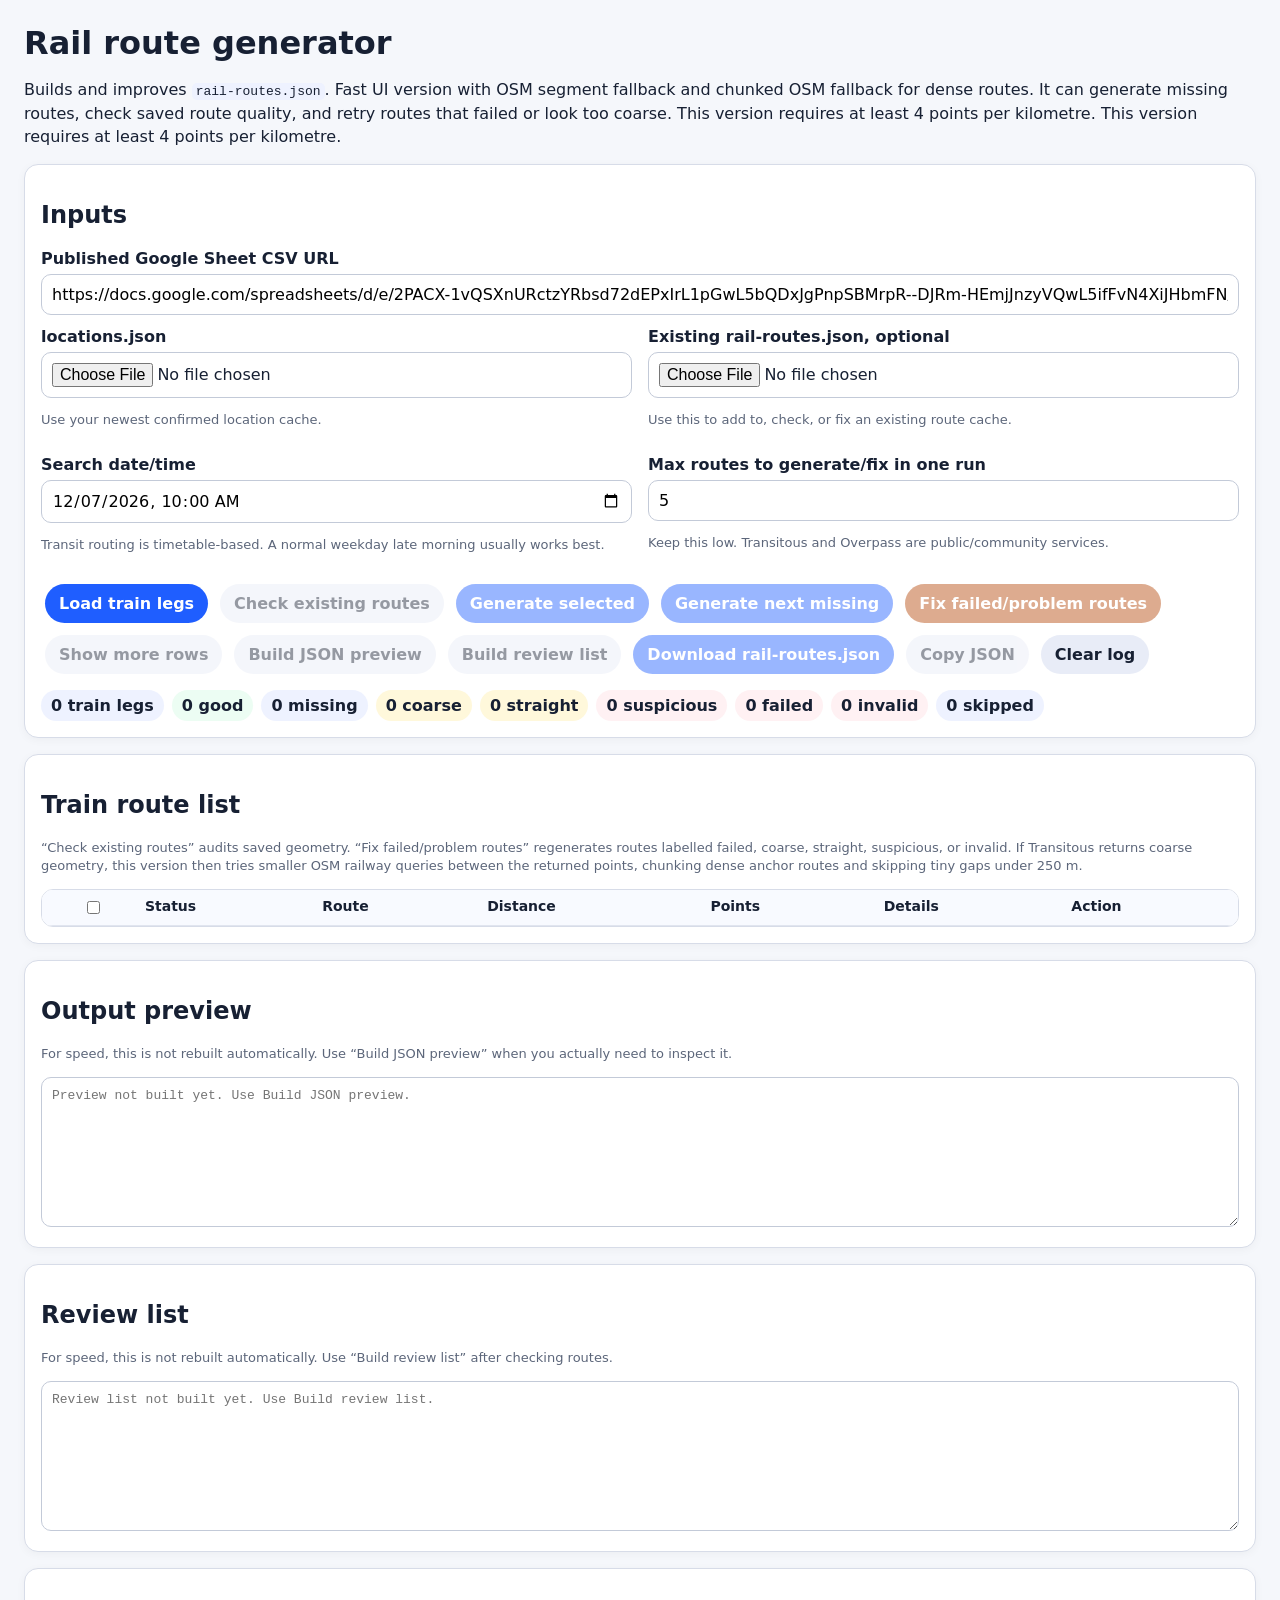
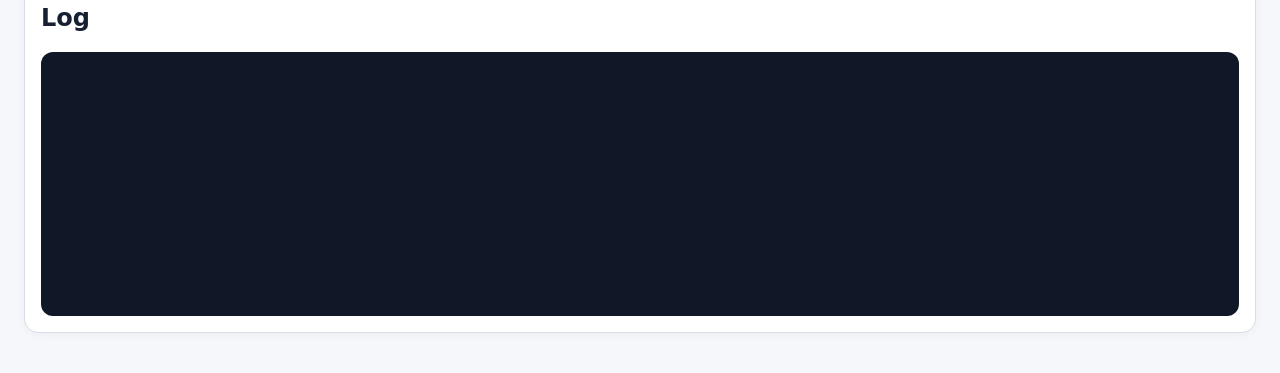
<file: scripts/build-rail-routes.html>
<!doctype html>
<html lang="en">
<head>
  <meta charset="utf-8">
  <title>Rail route generator</title>
  <meta name="viewport" content="width=device-width, initial-scale=1">
  <style>
    :root {
      font-family: system-ui, -apple-system, BlinkMacSystemFont, "Segoe UI", sans-serif;
      color: #172033;
      background: #f5f7fb;
    }

    body {
      margin: 0;
      padding: 24px;
    }

    main {
      max-width: 1250px;
      margin: 0 auto;
    }

    h1 {
      margin: 0 0 8px;
    }

    p {
      line-height: 1.45;
    }

    .panel {
      background: white;
      border: 1px solid #d7dce8;
      border-radius: 14px;
      padding: 16px;
      margin: 16px 0;
      box-shadow: 0 2px 10px rgba(0, 0, 0, 0.04);
    }

    label {
      display: block;
      font-weight: 650;
      margin: 12px 0 6px;
    }

    input,
    select,
    button,
    textarea {
      font: inherit;
    }

    input,
    select,
    textarea {
      box-sizing: border-box;
      width: 100%;
      border: 1px solid #c3cad8;
      border-radius: 10px;
      padding: 10px;
      background: white;
    }

    textarea {
      min-height: 150px;
      font-family: ui-monospace, SFMono-Regular, Consolas, "Liberation Mono", monospace;
      font-size: 13px;
    }

    button {
      border: 0;
      border-radius: 999px;
      padding: 10px 14px;
      margin: 4px;
      background: #1f5eff;
      color: white;
      cursor: pointer;
      font-weight: 650;
    }

    button.secondary {
      background: #e8ecf7;
      color: #172033;
    }

    button.warning {
      background: #b54708;
    }

    button:disabled {
      opacity: 0.45;
      cursor: not-allowed;
    }

    .row {
      display: grid;
      grid-template-columns: 1fr 1fr;
      gap: 16px;
    }

    .buttons {
      display: flex;
      flex-wrap: wrap;
      align-items: center;
      gap: 4px;
      margin-top: 12px;
    }

    .stats {
      display: flex;
      flex-wrap: wrap;
      gap: 8px;
      margin-top: 12px;
    }

    .stat {
      background: #eef2ff;
      border-radius: 999px;
      padding: 6px 10px;
      font-weight: 650;
    }

    .stat.good {
      background: #ecfdf3;
    }

    .stat.warn {
      background: #fff8db;
    }

    .stat.bad {
      background: #fff1f3;
    }

    table {
      width: 100%;
      border-collapse: collapse;
      background: white;
      font-size: 14px;
    }

    th,
    td {
      border-bottom: 1px solid #e1e5ef;
      padding: 8px;
      vertical-align: top;
      text-align: left;
    }

    th {
      position: sticky;
      top: 0;
      background: #f8faff;
      z-index: 2;
    }

    tr.good,
    tr.saved,
    tr.partial-osm {
      background: #ecfdf3;
    }

    tr.missing {
      background: #f8faff;
    }

    tr.coarse,
    tr.straight {
      background: #fff8db;
    }

    tr.failed,
    tr.suspicious,
    tr.invalid {
      background: #fff1f3;
    }

    tr.skipped {
      background: #f5f5f5;
      color: #667085;
    }

    .route-list {
      max-height: 540px;
      overflow: auto;
      border: 1px solid #d7dce8;
      border-radius: 12px;
    }

    .small {
      font-size: 13px;
      color: #5c667a;
    }

    .pill {
      display: inline-block;
      border-radius: 999px;
      padding: 3px 8px;
      font-size: 12px;
      font-weight: 750;
      background: #eef2ff;
    }

    .pill.good,
    .pill.saved,
    .pill.partial-osm {
      background: #abefc6;
    }

    .pill.missing {
      background: #d1e9ff;
    }

    .pill.coarse,
    .pill.straight {
      background: #fedf89;
    }

    .pill.failed,
    .pill.suspicious,
    .pill.invalid {
      background: #fecdca;
    }

    .pill.skipped {
      background: #e4e7ec;
    }

    .render-note {
      margin-top: 8px;
      font-size: 13px;
      color: #5c667a;
      font-weight: 650;
    }

    .log {
      height: 240px;
      overflow: auto;
      background: #101828;
      color: #d1fadf;
      border-radius: 12px;
      padding: 12px;
      font-family: ui-monospace, SFMono-Regular, Consolas, "Liberation Mono", monospace;
      font-size: 13px;
      white-space: pre-wrap;
    }

    code {
      background: #eef2ff;
      border-radius: 5px;
      padding: 1px 4px;
    }

    @media (max-width: 800px) {
      body {
        padding: 12px;
      }

      .row {
        grid-template-columns: 1fr;
      }
    }
  </style>
</head>
<body>
<main>
  <h1>Rail route generator</h1>
  <p>
    Builds and improves <code>rail-routes.json</code>. Fast UI version with OSM segment fallback and chunked OSM fallback for dense routes.
    It can generate missing routes, check saved route quality, and retry routes that failed or look too coarse. This version requires at least 4 points per kilometre. This version requires at least 4 points per kilometre.
  </p>

  <section class="panel">
    <h2>Inputs</h2>

    <label for="sheet-url">Published Google Sheet CSV URL</label>
    <input id="sheet-url" value="https://docs.google.com/spreadsheets/d/e/2PACX-1vQSXnURctzYRbsd72dEPxIrL1pGwL5bQDxJgPnpSBMrpR--DJRm-HEmjJnzyVQwL5ifFvN4XiJHbmFN/pub?gid=0&single=true&output=csv">

    <div class="row">
      <div>
        <label for="locations-file">locations.json</label>
        <input id="locations-file" type="file" accept=".json,application/json">
        <p class="small">Use your newest confirmed location cache.</p>
      </div>

      <div>
        <label for="rail-routes-file">Existing rail-routes.json, optional</label>
        <input id="rail-routes-file" type="file" accept=".json,application/json">
        <p class="small">Use this to add to, check, or fix an existing route cache.</p>
      </div>
    </div>

    <div class="row">
      <div>
        <label for="route-date">Search date/time</label>
        <input id="route-date" type="datetime-local">
        <p class="small">Transit routing is timetable-based. A normal weekday late morning usually works best.</p>
      </div>

      <div>
        <label for="max-routes">Max routes to generate/fix in one run</label>
        <input id="max-routes" type="number" min="1" max="50" value="5">
        <p class="small">Keep this low. Transitous and Overpass are public/community services.</p>
      </div>
    </div>

    <div class="buttons">
      <button id="load-button">Load train legs</button>
      <button id="check-existing-button" class="secondary" disabled>Check existing routes</button>
      <button id="generate-selected-button" disabled>Generate selected</button>
      <button id="generate-next-button" disabled>Generate next missing</button>
      <button id="fix-problem-button" class="warning" disabled>Fix failed/problem routes</button>
      <button id="show-more-button" class="secondary" disabled>Show more rows</button>
      <button id="build-preview-button" class="secondary" disabled>Build JSON preview</button>
      <button id="build-review-button" class="secondary" disabled>Build review list</button>
      <button id="download-button" disabled>Download rail-routes.json</button>
      <button id="copy-button" class="secondary" disabled>Copy JSON</button>
      <button id="clear-log-button" class="secondary">Clear log</button>
    </div>

    <div class="stats">
      <span class="stat" id="stat-total">0 train legs</span>
      <span class="stat good" id="stat-good">0 good</span>
      <span class="stat" id="stat-missing">0 missing</span>
      <span class="stat warn" id="stat-coarse">0 coarse</span>
      <span class="stat warn" id="stat-straight">0 straight</span>
      <span class="stat bad" id="stat-suspicious">0 suspicious</span>
      <span class="stat bad" id="stat-failed">0 failed</span>
      <span class="stat bad" id="stat-invalid">0 invalid</span>
      <span class="stat" id="stat-skipped">0 skipped</span>
    </div>
  </section>

  <section class="panel">
    <h2>Train route list</h2>
    <p class="small">
      “Check existing routes” audits saved geometry. “Fix failed/problem routes” regenerates routes labelled
      failed, coarse, straight, suspicious, or invalid. If Transitous returns coarse geometry, this version then tries
      smaller OSM railway queries between the returned points, chunking dense anchor routes and skipping tiny gaps under 250 m.
    </p>

    <div id="render-note" class="render-note"></div>
    <div class="route-list">
      <table>
        <thead>
          <tr>
            <th><input id="select-all" type="checkbox"></th>
            <th>Status</th>
            <th>Route</th>
            <th>Distance</th>
            <th>Points</th>
            <th>Details</th>
            <th>Action</th>
          </tr>
        </thead>
        <tbody id="routes-body"></tbody>
      </table>
    </div>
  </section>

  <section class="panel">
    <h2>Output preview</h2>
    <p class="small">For speed, this is not rebuilt automatically. Use “Build JSON preview” when you actually need to inspect it.</p>
    <textarea id="output-preview" readonly placeholder="Preview not built yet. Use Build JSON preview."></textarea>
  </section>

  <section class="panel">
    <h2>Review list</h2>
    <p class="small">For speed, this is not rebuilt automatically. Use “Build review list” after checking routes.</p>
    <textarea id="review-output" readonly placeholder="Review list not built yet. Use Build review list."></textarea>
  </section>

  <section class="panel">
    <h2>Log</h2>
    <div id="log" class="log"></div>
  </section>
</main>

<script>
const SHEET_URL_INPUT = document.querySelector("#sheet-url");
const LOCATIONS_FILE_INPUT = document.querySelector("#locations-file");
const RAIL_ROUTES_FILE_INPUT = document.querySelector("#rail-routes-file");
const ROUTE_DATE_INPUT = document.querySelector("#route-date");
const MAX_ROUTES_INPUT = document.querySelector("#max-routes");

const LOAD_BUTTON = document.querySelector("#load-button");
const CHECK_EXISTING_BUTTON = document.querySelector("#check-existing-button");
const GENERATE_SELECTED_BUTTON = document.querySelector("#generate-selected-button");
const GENERATE_NEXT_BUTTON = document.querySelector("#generate-next-button");
const FIX_PROBLEM_BUTTON = document.querySelector("#fix-problem-button");
const SHOW_MORE_BUTTON = document.querySelector("#show-more-button");
const BUILD_PREVIEW_BUTTON = document.querySelector("#build-preview-button");
const BUILD_REVIEW_BUTTON = document.querySelector("#build-review-button");
const DOWNLOAD_BUTTON = document.querySelector("#download-button");
const COPY_BUTTON = document.querySelector("#copy-button");
const CLEAR_LOG_BUTTON = document.querySelector("#clear-log-button");
const SELECT_ALL_INPUT = document.querySelector("#select-all");

const ROUTES_BODY = document.querySelector("#routes-body");
const RENDER_NOTE = document.querySelector("#render-note");
const OUTPUT_PREVIEW = document.querySelector("#output-preview");
const REVIEW_OUTPUT = document.querySelector("#review-output");
const LOG = document.querySelector("#log");

const TRAIN_METHODS = new Set([
  "train",
  "rail",
  "railway",
  "subway",
  "metro",
  "tram",
  "light rail",
  "light_rail"
]);

const PROBLEM_STATUSES = new Set(["failed", "coarse", "straight", "suspicious", "invalid"]);
const TRANSITOUS_PLAN_URL = "https://api.transitous.org/api/v6/plan";
const OVERPASS_URLS = [
  "https://overpass-api.de/api/interpreter",
  "https://lz4.overpass-api.de/api/interpreter",
  "https://overpass.kumi.systems/api/interpreter"
];
const ENABLE_OSM_SEGMENT_FALLBACK = true;
const MIN_OSM_SEGMENT_DISTANCE_METRES = 250;
const TARGET_OSM_CHUNK_DISTANCE_METRES = 5000;
const MAX_OSM_SEGMENT_DISTANCE_METRES = 60000;
const MAX_OSM_QUERIES_PER_ROUTE = 60;
const OSM_SEGMENT_QUERY_DELAY_MS = 1200;
const OSM_RATE_LIMIT_BACKOFF_MS = 18000;
const OSM_FAILED_CHUNK_RETRY_DELAY_MS = 25000;
const OSM_SERVER_COOLDOWN_MS = 45000;
const OSM_REQUEST_TIMEOUT_MS = 45000;
const OSM_FAILED_CHUNK_RETRIES = 1;
const AUTO_FAN_CLEANUP_ENABLED = true;
const FAN_CLEANUP_BIN_METRES = 120;
const FAN_CLEANUP_MAX_BACKTRACK_METRES = 80;
const FAN_CLEANUP_MAX_SIDEWAYS_JUMP_METRES = 900;
const FAN_CLEANUP_MIN_KEEP_RATIO = 0.15;
const overpassServerCooldownUntil = new Map();

let locations = {};
let savedRailRoutes = { routes: [] };
let routeRows = [];
let routeByKey = new Map();
let visibleRowLimit = 120;
const ROW_BATCH_SIZE = 120;

setDefaultDateTime();

LOAD_BUTTON.addEventListener("click", loadTrainLegs);
CHECK_EXISTING_BUTTON.addEventListener("click", checkExistingRoutes);
GENERATE_SELECTED_BUTTON.addEventListener("click", generateSelectedRoutes);
GENERATE_NEXT_BUTTON.addEventListener("click", generateNextMissingRoutes);
FIX_PROBLEM_BUTTON.addEventListener("click", fixProblemRoutes);
SHOW_MORE_BUTTON.addEventListener("click", showMoreRows);
BUILD_PREVIEW_BUTTON.addEventListener("click", buildJsonPreview);
BUILD_REVIEW_BUTTON.addEventListener("click", buildReviewList);
DOWNLOAD_BUTTON.addEventListener("click", downloadRailRoutes);
COPY_BUTTON.addEventListener("click", copyJson);
CLEAR_LOG_BUTTON.addEventListener("click", () => LOG.textContent = "");
SELECT_ALL_INPUT.addEventListener("change", () => {
  document.querySelectorAll(".route-checkbox").forEach((checkbox) => {
    if (!checkbox.disabled) {
      checkbox.checked = SELECT_ALL_INPUT.checked;
    }
  });
});

function setDefaultDateTime() {
  const date = new Date();
  date.setDate(date.getDate() + ((8 - date.getDay()) % 7 || 7));
  date.setHours(10, 0, 0, 0);
  ROUTE_DATE_INPUT.value = toDatetimeLocalValue(date);
}

async function loadTrainLegs() {
  try {
    log("Loading inputs...");

    const rawLocations = await readLocationsJson();
    locations = buildLocationLookup(rawLocations);
    log(`Built location lookup with ${Object.keys(locations).length} keys.`);

    savedRailRoutes = await readExistingRailRoutesJson();
    routeByKey = buildSavedRouteMap(savedRailRoutes);

    const csvText = await fetchText(SHEET_URL_INPUT.value.trim());
    const rows = parseCsv(csvText);
    const journeys = normaliseJourneyRows(rows);

    const trainJourneys = journeys.filter((journey) => {
      return TRAIN_METHODS.has(String(journey.method || "").trim().toLowerCase());
    });

    routeRows = dedupeTrainJourneys(trainJourneys).map((journey) => makeRouteRow(journey));
    visibleRowLimit = ROW_BATCH_SIZE;
    clearHeavyTextAreas();

    log(`Loaded ${routeRows.length} unique train routes.`);
    log(`Existing rail-routes.json contains ${savedRailRoutes.routes.length} saved routes.`);

    renderRoutes();
    updateButtonStates();
  } catch (error) {
    logError("Could not load train legs", error);
  }
}

function makeRouteRow(journey) {
  const fromLocation = findLocation(journey.from);
  const toLocation = findLocation(journey.to);
  const directKey = getRailRouteKey(journey.from, journey.to);
  const reverseKey = getRailRouteKey(journey.to, journey.from);
  const savedRoute = routeByKey.get(directKey) || routeByKey.get(reverseKey);

  let status = "missing";
  let message = "";
  let pointCount = null;

  if (savedRoute) {
    status = "saved";
    message = "Already in rail-routes.json. Click check existing routes to audit quality.";
    pointCount = Array.isArray(savedRoute.points) ? savedRoute.points.length : null;
  } else if (!fromLocation || !toLocation) {
    status = "skipped";
    const missing = [];
    if (!fromLocation) missing.push(`from: ${journey.from}`);
    if (!toLocation) missing.push(`to: ${journey.to}`);
    message = `Missing in locations.json (${missing.join(", ")})`;
  }

  return {
    journey,
    key: directKey,
    reverseKey,
    fromLocation,
    toLocation,
    savedRoute,
    status,
    message,
    pointCount,
    distanceMetres: fromLocation && toLocation ? distanceMetres(fromLocation, toLocation) : null
  };
}

async function checkExistingRoutes() {
  if (routeRows.length === 0) {
    log("Load train legs first.");
    return;
  }

  setButtonsDisabled(true);
  clearHeavyTextAreas();

  let checked = 0;
  let problems = 0;
  const savedRows = routeRows.filter((row) => {
    return routeByKey.get(row.key) || routeByKey.get(row.reverseKey);
  });

  log(`Checking ${savedRows.length} saved routes in batches...`);

  try {
    for (let index = 0; index < savedRows.length; index++) {
      const row = savedRows[index];
      const savedRoute = routeByKey.get(row.key) || routeByKey.get(row.reverseKey);

      if (!savedRoute) {
        continue;
      }

      const audit = auditRoute(savedRoute);

      row.savedRoute = savedRoute;
      row.status = audit.status;
      row.message = audit.notes.join(" ");
      row.pointCount = audit.pointCount;

      checked++;

      if (audit.status !== "good") {
        problems++;
      }

      if (index % 10 === 0) {
        updateStats();
        if (index < visibleRowLimit) {
          renderRoutes();
        }
        log(`Checked ${index + 1}/${savedRows.length} saved routes...`);
        await wait(0);
      }
    }

    log(`Checked ${checked} saved routes. ${problems} need review/fixing.`);
  } finally {
    setButtonsDisabled(false);
    renderRoutes();
    updateButtonStates();
  }
}

async function generateSelectedRoutes() {
  const selectedKeys = [...document.querySelectorAll(".route-checkbox:checked")]
    .map((checkbox) => checkbox.dataset.key);

  const selectedRows = routeRows.filter((row) => {
    return selectedKeys.includes(row.key) && row.status !== "skipped";
  });

  await generateRoutes(selectedRows, Number(MAX_ROUTES_INPUT.value || 5), true);
}

async function generateNextMissingRoutes() {
  const missingRows = routeRows.filter((row) => row.status === "missing" || row.status === "failed");
  await generateRoutes(missingRows, Number(MAX_ROUTES_INPUT.value || 5), true);
}

async function fixProblemRoutes() {
  const problemRows = routeRows.filter((row) => PROBLEM_STATUSES.has(row.status));

  if (problemRows.length === 0) {
    log("No failed/problem routes to fix. Run Check existing routes first if needed.");
    return;
  }

  await generateRoutes(problemRows, Number(MAX_ROUTES_INPUT.value || 5), true);
}

async function generateRoutes(rows, limit, overwriteExisting) {
  if (rows.length === 0) {
    log("No routes selected/missing/problematic.");
    return;
  }

  const boundedRows = rows.slice(0, Math.max(1, limit || 1));

  setButtonsDisabled(true);

  try {
    for (let index = 0; index < boundedRows.length; index++) {
      const row = boundedRows[index];

      if (!row.fromLocation || !row.toLocation) {
        row.status = "skipped";
        row.message = "Missing location";
        continue;
      }

      log(`Generating ${index + 1}/${boundedRows.length}: ${row.journey.from} → ${row.journey.to}`);

      try {
        const route = await fetchTransitousRoute(row);

        if (!route || route.points.length < 2) {
          row.status = "failed";
          row.message = "No usable geometry returned";
          row.pointCount = 0;
          log(`No usable route: ${row.journey.from} → ${row.journey.to}`);
        } else {
          let savedRoute = {
            from: row.journey.from,
            to: row.journey.to,
            points: simplifyPoints(route.points, 0.00001),
            distanceMetres: Math.round(route.distanceMetres || distanceMetres(row.fromLocation, row.toLocation)),
            durationSeconds: route.durationSeconds ? Math.round(route.durationSeconds) : null,
            source: "Transitous MOTIS API",
            generatedAt: new Date().toISOString(),
            details: route.details
          };

          let audit = auditRoute(savedRoute);

          if (ENABLE_OSM_SEGMENT_FALLBACK && (audit.status === "coarse" || audit.status === "straight")) {
            log(`Transitous route is ${audit.status}; trying OSM railway segment fallback...`);

            const osmRoute = await buildOsmRailRouteFromAnchorPoints(savedRoute, route.points);

            if (osmRoute) {
              const osmAudit = auditRoute(osmRoute);

              if (isBetterAudit(osmAudit, audit)) {
                savedRoute = osmRoute;
                audit = osmAudit;

                if (osmRoute.osmFallback && osmRoute.osmFallback.failedChunkCount > 0 && audit.status === "coarse") {
                  audit.status = "partial-osm";
                  audit.notes = [`Partial OSM improvement: ${osmRoute.osmFallback.successfulChunkCount}/${osmRoute.osmFallback.queryCount} chunks improved. Some gaps still use Transitous anchors.`];
                }

                log(`OSM fallback improved route quality to ${audit.status} with ${savedRoute.points.length} points.`);
              } else if (osmRoute.points.length >= savedRoute.points.length * 2) {
                savedRoute = osmRoute;
                audit = {
                  ...osmAudit,
                  status: "partial-osm",
                  notes: [`Partial OSM improvement kept because it is much denser: ${osmRoute.points.length} points instead of ${route.points.length}. Some chunks may still be coarse.`]
                };

                log(`OSM fallback kept as partial-osm with ${savedRoute.points.length} points.`);
              } else {
                log(`OSM fallback did not improve enough. Keeping Transitous route marked as ${audit.status}.`);
              }
            } else {
              log("OSM fallback could not build a usable railway geometry.");
            }
          }

          addOrReplaceSavedRoute(savedRoute, overwriteExisting);
          routeByKey = buildSavedRouteMap(savedRailRoutes);

          row.savedRoute = savedRoute;
          row.status = audit.status;
          row.message = audit.notes.join(" ");
          row.pointCount = audit.pointCount;

          log(`Saved route: ${row.journey.from} → ${row.journey.to} (${savedRoute.points.length} points, quality: ${audit.status})`);
        }
      } catch (error) {
        row.status = "failed";
        row.message = error.message || "Failed";
        row.pointCount = 0;
        logError(`Failed: ${row.journey.from} → ${row.journey.to}`, error);
      }

      clearHeavyTextAreas();
      renderRoutes();
      updateButtonStates();

      await wait(1800);
    }
  } finally {
    setButtonsDisabled(false);
    renderRoutes();
    updateButtonStates();
  }
}

function auditRoute(route) {
  const points = normalisePoints(route.points || route.coordinates || route.geometry);
  const pointCount = points.length;
  const calculatedDistanceMetres = calculatePathDistanceMetres(points);
  const savedDistanceMetres = Number(route.distanceMetres || 0) || null;
  const straightDistanceMetres = pointCount >= 2 ? distanceMetres(
    { lat: points[0][0], lng: points[0][1] },
    { lat: points[pointCount - 1][0], lng: points[pointCount - 1][1] }
  ) : null;

  const notes = [];
  let status = "good";

  if (!route.from || !route.to) {
    status = "invalid";
    notes.push("Missing from/to name.");
  }

  if (pointCount < 2) {
    status = "invalid";
    notes.push("Fewer than 2 usable points.");
  }

  if (status !== "invalid") {
    const calculatedKm = calculatedDistanceMetres / 1000;
    const kmPerPoint = pointCount > 1 ? calculatedKm / (pointCount - 1) : Infinity;
    const distanceRatio = straightDistanceMetres > 0 ? calculatedDistanceMetres / straightDistanceMetres : null;
    const savedRatio = savedDistanceMetres ? calculatedDistanceMetres / savedDistanceMetres : null;

    const minimumPointsPerKm = 4;
    const requiredPointCount = Math.ceil(calculatedKm * minimumPointsPerKm);
    const pointsPerKm = calculatedKm > 0 ? pointCount / calculatedKm : 0;

    if (calculatedKm >= 1 && pointCount < requiredPointCount) {
      status = worseStatus(status, "coarse");
      notes.push(`Below target resolution: ${pointsPerKm.toFixed(2)} points/km. Needs at least ${requiredPointCount} points for ${calculatedKm.toFixed(1)} km.`);
    }

    if (calculatedKm > 40 && pointCount < 12) {
      status = worseStatus(status, "straight");
      notes.push("Very few points for a medium/long route. Probably straight or very low-detail.");
    }

    if (distanceRatio !== null && calculatedKm > 10 && distanceRatio < 1.08 && pointCount < requiredPointCount) {
      status = worseStatus(status, "straight");
      notes.push("Calculated path is very close to straight-line distance.");
    }

    if (distanceRatio !== null && distanceRatio > 4) {
      status = worseStatus(status, "suspicious");
      notes.push(`Calculated distance is ${distanceRatio.toFixed(1)}× the straight-line distance.`);
    }

    if (savedRatio !== null && (savedRatio < 0.6 || savedRatio > 1.8)) {
      status = worseStatus(status, "suspicious");
      notes.push(`Saved distance and calculated point distance differ a lot (${savedRatio.toFixed(2)}×).`);
    }

    if (hasLargeJump(points, Math.max(50000, straightDistanceMetres * 0.35))) {
      status = worseStatus(status, "suspicious");
      notes.push("Contains a very large jump between consecutive points.");
    }

    if (
      notes.length > 0 &&
      route.source &&
      String(route.source).includes("OSM") &&
      pointCount >= requiredPointCount &&
      !notes.some((note) => note.includes("very close to straight-line distance")) &&
      !notes.some((note) => note.includes("differ a lot"))
    ) {
      status = "partial-osm";
      notes.length = 0;
      notes.push("Looks usable as a partial OSM railway route.");
    }

    if (notes.length === 0) {
      notes.push("Looks usable.");
    }
  }

  return {
    status,
    pointCount,
    savedDistanceMetres,
    calculatedDistanceMetres: Math.round(calculatedDistanceMetres || 0),
    straightDistanceMetres: straightDistanceMetres ? Math.round(straightDistanceMetres) : null,
    notes
  };
}

function worseStatus(current, candidate) {
  const rank = {
    good: 0,
    saved: 0,
    missing: 0,
    coarse: 1,
    straight: 2,
    failed: 3,
    suspicious: 4,
    invalid: 5
  };

  return rank[candidate] > rank[current] ? candidate : current;
}

function hasLargeJump(points, thresholdMetres) {
  if (!Number.isFinite(thresholdMetres) || thresholdMetres <= 0) {
    return false;
  }

  for (let index = 1; index < points.length; index++) {
    const jump = distanceMetres(
      { lat: points[index - 1][0], lng: points[index - 1][1] },
      { lat: points[index][0], lng: points[index][1] }
    );

    if (jump > thresholdMetres) {
      return true;
    }
  }

  return false;
}


function isBetterAudit(candidateAudit, existingAudit) {
  const rank = {
    good: 6,
    "partial-osm": 5,
    saved: 5,
    missing: 4,
    coarse: 3,
    straight: 2,
    failed: 1,
    suspicious: 1,
    invalid: 0
  };

  const candidateRank = rank[candidateAudit.status] ?? 0;
  const existingRank = rank[existingAudit.status] ?? 0;

  if (candidateRank > existingRank) {
    return true;
  }

  if (candidateRank === existingRank) {
    return candidateAudit.pointCount > existingAudit.pointCount;
  }

  // Keep a much denser OSM result even if the checker still calls it coarse,
  // because the alternative is usually a very low-detail Transitous line.
  if (
    candidateAudit.status === "coarse" &&
    existingAudit.status === "coarse" &&
    candidateAudit.pointCount >= existingAudit.pointCount * 2
  ) {
    return true;
  }

  return false;
}

async function buildOsmRailRouteFromAnchorPoints(baseRoute, anchorPoints) {
  const rawAnchors = normalisePoints(anchorPoints);

  if (rawAnchors.length < 2) {
    return null;
  }

  const anchors = buildOsmQueryAnchors(rawAnchors);
  const plannedSegments = buildOsmQuerySegments(anchors);

  if (plannedSegments.length === 0) {
    log("OSM fallback: no useful query segments after chunking.");
    return null;
  }

  log(`OSM fallback: ${rawAnchors.length} Transitous anchors compressed to ${anchors.length} OSM anchors and ${plannedSegments.length} OSM queries.`);

  const segmentResults = new Array(plannedSegments.length).fill(null);
  const retryQueue = [];

  let successfulChunkCount = 0;
  let failedChunkCount = 0;
  let skippedChunkCount = 0;

  for (let index = 0; index < plannedSegments.length; index++) {
    const result = await processOsmChunk(plannedSegments[index], index, plannedSegments.length, false);

    segmentResults[index] = result;

    if (result.status === "success") {
      successfulChunkCount++;
    } else if (result.status === "skipped") {
      skippedChunkCount++;
    } else {
      failedChunkCount++;
      retryQueue.push(index);
    }

    await wait(OSM_SEGMENT_QUERY_DELAY_MS);
  }

  if (retryQueue.length > 0 && OSM_FAILED_CHUNK_RETRIES > 0) {
    log(`OSM fallback: ${retryQueue.length} chunks failed. Waiting ${Math.round(OSM_FAILED_CHUNK_RETRY_DELAY_MS / 1000)}s, then retrying once...`);
    await wait(OSM_FAILED_CHUNK_RETRY_DELAY_MS);

    for (const index of retryQueue) {
      const previous = segmentResults[index];

      if (!previous || previous.status !== "failed") {
        continue;
      }

      const result = await processOsmChunk(plannedSegments[index], index, plannedSegments.length, true);

      if (result.status === "success") {
        segmentResults[index] = result;
        successfulChunkCount++;
        failedChunkCount--;
        log(`OSM retry ${index + 1}/${plannedSegments.length}: recovered chunk.`);
      } else {
        log(`OSM retry ${index + 1}/${plannedSegments.length}: still failed, keeping original anchors.`);
      }

      await wait(OSM_SEGMENT_QUERY_DELAY_MS);
    }
  }

  const combinedPoints = [];

  segmentResults.forEach((result, index) => {
    if (!result) {
      appendPoints(combinedPoints, plannedSegments[index].anchorSlice);
      return;
    }

    appendPoints(combinedPoints, result.points);
  });

  let simplified = simplifyPoints(combinedPoints, 0.00001);

  if (AUTO_FAN_CLEANUP_ENABLED && simplified.length > 8) {
    const cleanedFullRoute = cleanFanGeometryForSegment(
      simplified,
      rawAnchors[0],
      rawAnchors[rawAnchors.length - 1],
      rawAnchors
    );

    if (cleanedFullRoute && cleanedFullRoute.length >= 2 && cleanedFullRoute.length < simplified.length) {
      log(`Auto-cleaned full OSM route geometry: ${simplified.length} points → ${cleanedFullRoute.length} points.`);
      simplified = simplifyPoints(cleanedFullRoute, 0.00001);
    }
  }

  if (successfulChunkCount === 0 || simplified.length <= rawAnchors.length) {
    return null;
  }

  return {
    ...baseRoute,
    points: simplified,
    distanceMetres: Math.round(calculatePathDistanceMetres(simplified)),
    source: "Transitous anchors + OSM Overpass railway chunks",
    generatedAt: new Date().toISOString(),
    osmFallback: {
      createdFrom: baseRoute.source || "Transitous MOTIS API",
      originalAnchorPointCount: rawAnchors.length,
      compressedAnchorPointCount: anchors.length,
      queryCount: plannedSegments.length,
      successfulChunkCount,
      failedChunkCount,
      skippedChunkCount,
      retriedChunkCount: retryQueue.length,
      pointCount: simplified.length
    }
  };
}

async function processOsmChunk(segment, index, total, isRetry) {
  const start = segment.start;
  const end = segment.end;
  const segmentDistance = segment.distanceMetres;
  const label = isRetry ? "OSM retry" : "OSM chunk";

  if (segmentDistance < MIN_OSM_SEGMENT_DISTANCE_METRES) {
    return {
      status: "skipped",
      points: segment.anchorSlice
    };
  }

  if (segmentDistance > MAX_OSM_SEGMENT_DISTANCE_METRES) {
    log(`Skipping OSM chunk ${index + 1}/${total}: ${formatDistance(segmentDistance)} is too large for a safe Overpass query.`);
    return {
      status: "skipped",
      points: segment.anchorSlice
    };
  }

  log(`${label} ${index + 1}/${total}: querying railway geometry for ${formatDistance(segmentDistance)} section using ${segment.anchorSlice.length} anchors...`);

  const segmentPoints = await fetchOsmRailSegment(start, end, segment.anchorSlice);

  if (segmentPoints && segmentPoints.length >= 2) {
    log(`${label} ${index + 1}/${total}: ${segmentPoints.length} rail points.`);
    return {
      status: "success",
      points: segmentPoints
    };
  }

  log(`${label} ${index + 1}/${total}: no usable rail geometry yet.`);
  return {
    status: "failed",
    points: segment.anchorSlice
  };
}

function buildOsmQueryAnchors(rawAnchors) {
  if (rawAnchors.length <= 12) {
    return rawAnchors;
  }

  const anchors = [rawAnchors[0]];
  let distanceSinceLastKept = 0;

  for (let index = 1; index < rawAnchors.length - 1; index++) {
    const previous = rawAnchors[index - 1];
    const current = rawAnchors[index];

    distanceSinceLastKept += distanceMetres(
      { lat: previous[0], lng: previous[1] },
      { lat: current[0], lng: current[1] }
    );

    if (distanceSinceLastKept >= TARGET_OSM_CHUNK_DISTANCE_METRES) {
      anchors.push(current);
      distanceSinceLastKept = 0;
    }
  }

  anchors.push(rawAnchors[rawAnchors.length - 1]);

  return anchors;
}

function buildOsmQuerySegments(anchors) {
  const segments = [];

  for (let index = 1; index < anchors.length; index++) {
    const start = anchors[index - 1];
    const end = anchors[index];
    const segmentDistance = distanceMetres(
      { lat: start[0], lng: start[1] },
      { lat: end[0], lng: end[1] }
    );

    if (segmentDistance < MIN_OSM_SEGMENT_DISTANCE_METRES) {
      continue;
    }

    segments.push({
      start,
      end,
      distanceMetres: segmentDistance,
      anchorSlice: [start, end]
    });
  }

  if (segments.length <= MAX_OSM_QUERIES_PER_ROUTE) {
    return segments;
  }

  const stride = Math.ceil(segments.length / MAX_OSM_QUERIES_PER_ROUTE);
  const reducedSegments = [];

  for (let index = 0; index < segments.length; index += stride) {
    const group = segments.slice(index, index + stride);
    const start = group[0].start;
    const end = group[group.length - 1].end;
    const anchorSlice = [start, ...group.map((segment) => segment.end)];
    const distance = distanceMetres(
      { lat: start[0], lng: start[1] },
      { lat: end[0], lng: end[1] }
    );

    reducedSegments.push({
      start,
      end,
      distanceMetres: distance,
      anchorSlice
    });
  }

  log(`OSM fallback: capped route from ${segments.length} possible queries to ${reducedSegments.length} chunked queries.`);

  return reducedSegments;
}

async function fetchOsmRailSegment(start, end, anchorSlice = [start, end]) {
  const query = buildOverpassRailSegmentQuery(start, end);

  for (const overpassUrl of await getAvailableOverpassUrls()) {
    try {
      const controller = new AbortController();
      const timeoutId = setTimeout(() => controller.abort(), OSM_REQUEST_TIMEOUT_MS);

      const response = await fetch(overpassUrl, {
        method: "POST",
        body: query,
        headers: {
          "Content-Type": "text/plain;charset=UTF-8"
        },
        signal: controller.signal
      });

      clearTimeout(timeoutId);

      if (response.status === 429) {
        markOverpassServerCoolingDown(overpassUrl);
        log(`Overpass rate-limited this server. Cooling down ${shortServerName(overpassUrl)} for ${Math.round(OSM_SERVER_COOLDOWN_MS / 1000)}s.`);
        await wait(OSM_RATE_LIMIT_BACKOFF_MS);
        continue;
      }

      if (response.status === 504 || response.status === 502 || response.status === 503) {
        log(`Overpass server busy/timeout: ${shortServerName(overpassUrl)} (${response.status}). Trying another server.`);
        await wait(2500);
        continue;
      }

      if (!response.ok) {
        throw new Error(`Overpass ${response.status}`);
      }

      const data = await response.json();
      const points = extractBestRailPointsForSegment(data, start, end, anchorSlice);

      if (points.length >= 2) {
        return points;
      }
    } catch (error) {
      const message = error.message || String(error);

      if (message.includes("aborted")) {
        log(`Overpass timed out for segment: ${shortServerName(overpassUrl)} after ${Math.round(OSM_REQUEST_TIMEOUT_MS / 1000)}s.`);
      } else {
        log(`Overpass server failed for segment: ${shortServerName(overpassUrl)} (${message})`);
      }

      await wait(1500);
    }
  }

  return null;
}

async function getAvailableOverpassUrls() {
  const now = Date.now();
  const available = OVERPASS_URLS.filter((url) => {
    const cooldownUntil = overpassServerCooldownUntil.get(url) || 0;
    return cooldownUntil <= now;
  });

  if (available.length > 0) {
    return available;
  }

  const earliestCooldownEnd = Math.min(
    ...OVERPASS_URLS.map((url) => overpassServerCooldownUntil.get(url) || 0)
  );
  const waitMs = Math.max(2000, earliestCooldownEnd - now);

  log(`All Overpass servers are cooling down. Waiting ${Math.ceil(waitMs / 1000)}s...`);
  await wait(waitMs);

  return OVERPASS_URLS;
}

function markOverpassServerCoolingDown(url) {
  overpassServerCooldownUntil.set(url, Date.now() + OSM_SERVER_COOLDOWN_MS);
}

function shortServerName(url) {
  try {
    return new URL(url).hostname;
  } catch {
    return url;
  }
}

function buildOverpassRailSegmentQuery(start, end) {
  const bbox = buildSegmentBoundingBox(start, end);
  const south = bbox.south.toFixed(6);
  const west = bbox.west.toFixed(6);
  const north = bbox.north.toFixed(6);
  const east = bbox.east.toFixed(6);

  return `[out:json][timeout:25];
(
  way["railway"~"^(rail|subway|light_rail|tram|narrow_gauge)$"]["service"!~"^(yard|siding|spur|crossover)$"](${south},${west},${north},${east});
);
out geom;`;
}

function buildSegmentBoundingBox(start, end) {
  const segmentDistance = distanceMetres(
    { lat: start[0], lng: start[1] },
    { lat: end[0], lng: end[1] }
  );

  const bufferMetres = Math.min(1800, Math.max(350, segmentDistance * 0.08));
  const midLat = (start[0] + end[0]) / 2;
  const latBuffer = bufferMetres / 111320;
  const lngBuffer = bufferMetres / (111320 * Math.max(0.2, Math.cos(toRadians(midLat))));

  return {
    south: Math.min(start[0], end[0]) - latBuffer,
    north: Math.max(start[0], end[0]) + latBuffer,
    west: Math.min(start[1], end[1]) - lngBuffer,
    east: Math.max(start[1], end[1]) + lngBuffer
  };
}

function extractBestRailPointsForSegment(data, start, end, anchorSlice = [start, end]) {
  const elements = Array.isArray(data.elements) ? data.elements : [];
  const candidates = [];

  elements.forEach((element) => {
    if (!Array.isArray(element.geometry)) {
      return;
    }

    const points = element.geometry
      .map((point) => [Number(point.lat), Number(point.lon)])
      .filter((point) => Number.isFinite(point[0]) && Number.isFinite(point[1]));

    if (points.length < 2) {
      return;
    }

    const nearPoints = points
      .map((point) => ({
        point,
        projection: projectionAlongSegment(point, start, end),
        distance: distanceFromPointToSegment(point, start, end)
      }))
      .filter((candidate) => {
        return candidate.projection >= -0.08 &&
          candidate.projection <= 1.08 &&
          candidate.distance <= corridorWidthForSegment(start, end, anchorSlice);
      });

    if (nearPoints.length < 2) {
      return;
    }

    nearPoints.forEach((candidate) => candidates.push(candidate));
  });

  if (candidates.length < 2) {
    return [];
  }

  candidates.sort((a, b) => a.projection - b.projection);

  const deduped = [];
  candidates.forEach((candidate) => {
    const previous = deduped[deduped.length - 1];

    if (!previous || distanceMetres(
      { lat: previous[0], lng: previous[1] },
      { lat: candidate.point[0], lng: candidate.point[1] }
    ) > 12) {
      deduped.push(candidate.point);
    }
  });

  const startToFirst = distanceMetres(
    { lat: start[0], lng: start[1] },
    { lat: deduped[0][0], lng: deduped[0][1] }
  );

  const endToLast = distanceMetres(
    { lat: end[0], lng: end[1] },
    { lat: deduped[deduped.length - 1][0], lng: deduped[deduped.length - 1][1] }
  );

  if (startToFirst > corridorWidthForSegment(start, end, anchorSlice) * 2 || endToLast > corridorWidthForSegment(start, end, anchorSlice) * 2) {
    return [];
  }

  if (!AUTO_FAN_CLEANUP_ENABLED) {
    return deduped;
  }

  const cleaned = cleanFanGeometryForSegment(deduped, start, end, anchorSlice);

  if (cleaned && cleaned.length >= 2) {
    if (cleaned.length < deduped.length) {
      log(`Auto-cleaned OSM fan/stripe geometry: ${deduped.length} points → ${cleaned.length} points.`);
    }

    return cleaned;
  }

  return deduped;
}

function cleanFanGeometryForSegment(points, start, end, anchorSlice = [start, end]) {
  if (!Array.isArray(points) || points.length < 8) {
    return points;
  }

  const segmentLength = distanceMetres(
    { lat: start[0], lng: start[1] },
    { lat: end[0], lng: end[1] }
  );

  if (segmentLength < 300) {
    return points;
  }

  const annotated = points.map((point, originalIndex) => {
    const projection = projectionAlongSegment(point, start, end);
    const distanceToAnchor = distanceFromPointToPolyline(point, anchorSlice);
    const distanceToDirect = distanceFromPointToSegment(point, start, end);
    const bin = Math.round((projection * segmentLength) / FAN_CLEANUP_BIN_METRES);

    return {
      point,
      originalIndex,
      projection,
      distanceToAnchor,
      distanceToDirect,
      bin
    };
  }).filter((candidate) => {
    return candidate.projection >= -0.08 && candidate.projection <= 1.08;
  });

  if (annotated.length < 2) {
    return points;
  }

  const fanScore = scoreFanGeometry(points, start, end, anchorSlice);

  // Do not over-clean normal rail geometry.
  if (!fanScore.needsCleanup) {
    return points;
  }

  const binMap = new Map();

  annotated.forEach((candidate) => {
    const existing = binMap.get(candidate.bin);

    if (!existing || fanCandidateScore(candidate) < fanCandidateScore(existing)) {
      binMap.set(candidate.bin, candidate);
    }
  });

  const selected = Array.from(binMap.values())
    .sort((a, b) => a.projection - b.projection);

  const cleaned = [];

  selected.forEach((candidate) => {
    const previous = cleaned[cleaned.length - 1];

    if (!previous) {
      cleaned.push(candidate);
      return;
    }

    const backtrackMetres = Math.max(0, (previous.projection - candidate.projection) * segmentLength);

    if (backtrackMetres > FAN_CLEANUP_MAX_BACKTRACK_METRES) {
      return;
    }

    const jumpDistance = distanceMetres(
      { lat: previous.point[0], lng: previous.point[1] },
      { lat: candidate.point[0], lng: candidate.point[1] }
    );

    const expectedForwardDistance = Math.max(1, (candidate.projection - previous.projection) * segmentLength);
    const sidewaysExcess = Math.max(0, jumpDistance - expectedForwardDistance);

    if (sidewaysExcess > FAN_CLEANUP_MAX_SIDEWAYS_JUMP_METRES) {
      return;
    }

    cleaned.push(candidate);
  });

  if (cleaned.length < 2 || cleaned.length < points.length * FAN_CLEANUP_MIN_KEEP_RATIO) {
    return points;
  }

  let cleanedPoints = cleaned.map((candidate) => candidate.point);

  // Make sure chunk endpoints still connect to the surrounding route.
  cleanedPoints = forceChunkEndpointCoverage(cleanedPoints, start, end);

  const cleanedScore = scoreFanGeometry(cleanedPoints, start, end, anchorSlice);

  if (cleanedScore.score >= fanScore.score && cleanedPoints.length < points.length) {
    // If it did not actually improve the fan score, keep original.
    return points;
  }

  return cleanedPoints;
}

function fanCandidateScore(candidate) {
  return candidate.distanceToAnchor * 3 +
    candidate.distanceToDirect * 0.3 +
    Math.abs(candidate.projection - Math.round(candidate.projection * 100) / 100) * 20;
}

function forceChunkEndpointCoverage(points, start, end) {
  const result = [...points];

  const first = result[0];
  const last = result[result.length - 1];

  if (!first || distanceMetres({ lat: first[0], lng: first[1] }, { lat: start[0], lng: start[1] }) > 250) {
    result.unshift(start);
  }

  if (!last || distanceMetres({ lat: last[0], lng: last[1] }, { lat: end[0], lng: end[1] }) > 250) {
    result.push(end);
  }

  return result;
}

function scoreFanGeometry(points, start, end, anchorSlice = [start, end]) {
  if (!Array.isArray(points) || points.length < 4) {
    return {
      needsCleanup: false,
      score: 0
    };
  }

  let backtrackEvents = 0;
  let diagonalJumpEvents = 0;
  let sharpTurnEvents = 0;
  let previousProjection = null;
  let previousBearing = null;

  const segmentLength = distanceMetres(
    { lat: start[0], lng: start[1] },
    { lat: end[0], lng: end[1] }
  );

  const pathLength = calculatePathDistanceMetres(points);
  const ratio = segmentLength > 0 ? pathLength / segmentLength : 1;

  for (let index = 1; index < points.length; index++) {
    const previous = points[index - 1];
    const current = points[index];

    const sectionLength = distanceMetres(
      { lat: previous[0], lng: previous[1] },
      { lat: current[0], lng: current[1] }
    );

    if (sectionLength < 40) {
      continue;
    }

    const projection = projectionAlongSegment(current, start, end);

    if (previousProjection !== null) {
      const backwardsDistance = (previousProjection - projection) * segmentLength;

      if (backwardsDistance > FAN_CLEANUP_MAX_BACKTRACK_METRES) {
        backtrackEvents++;
      }
    }

    previousProjection = Math.max(previousProjection ?? projection, projection);

    const directExpectedProgress = Math.max(1, sectionLength * Math.abs(Math.cos(toRadians(angleDifferenceDegrees(
      bearingDegrees(previous, current),
      bearingDegrees(start, end)
    )))));

    const lateralDistance = Math.max(0, sectionLength - directExpectedProgress);

    if (sectionLength > FAN_CLEANUP_MAX_SIDEWAYS_JUMP_METRES && lateralDistance > FAN_CLEANUP_MAX_SIDEWAYS_JUMP_METRES * 0.45) {
      diagonalJumpEvents++;
    }

    const bearing = bearingDegrees(previous, current);

    if (previousBearing !== null && angleDifferenceDegrees(previousBearing, bearing) > 125) {
      sharpTurnEvents++;
    }

    previousBearing = bearing;
  }

  const score = backtrackEvents * 5 +
    diagonalJumpEvents * 4 +
    sharpTurnEvents * 2 +
    Math.max(0, ratio - 1.8) * 3;

  return {
    needsCleanup: score >= 6 || ratio > 2.5,
    score,
    backtrackEvents,
    diagonalJumpEvents,
    sharpTurnEvents,
    ratio
  };
}

function distanceFromPointToPolyline(point, polyline) {
  if (!Array.isArray(polyline) || polyline.length < 2) {
    return 0;
  }

  let best = Infinity;

  for (let index = 1; index < polyline.length; index++) {
    best = Math.min(
      best,
      distanceFromPointToSegment(point, polyline[index - 1], polyline[index])
    );
  }

  return best;
}

function bearingDegrees(from, to) {
  const lat1 = toRadians(from[0]);
  const lat2 = toRadians(to[0]);
  const deltaLng = toRadians(to[1] - from[1]);

  const y = Math.sin(deltaLng) * Math.cos(lat2);
  const x = Math.cos(lat1) * Math.sin(lat2) -
    Math.sin(lat1) * Math.cos(lat2) * Math.cos(deltaLng);

  return (Math.atan2(y, x) * 180 / Math.PI + 360) % 360;
}

function angleDifferenceDegrees(a, b) {
  const diff = Math.abs(a - b) % 360;
  return diff > 180 ? 360 - diff : diff;
}


function corridorWidthForSegment(start, end, anchorSlice = [start, end]) {
  const segmentDistance = distanceMetres(
    { lat: start[0], lng: start[1] },
    { lat: end[0], lng: end[1] }
  );

  let maxAnchorDeviation = 0;

  anchorSlice.forEach((anchor) => {
    maxAnchorDeviation = Math.max(
      maxAnchorDeviation,
      distanceFromPointToSegment(anchor, start, end)
    );
  });

  return Math.min(
    2500,
    Math.max(300, segmentDistance * 0.06, maxAnchorDeviation + 300)
  );
}

function projectionAlongSegment(point, start, end) {
  const projected = projectToLocalMetres(point, start);
  const segmentEnd = projectToLocalMetres(end, start);
  const lengthSquared = segmentEnd.x * segmentEnd.x + segmentEnd.y * segmentEnd.y;

  if (lengthSquared === 0) {
    return 0;
  }

  return (projected.x * segmentEnd.x + projected.y * segmentEnd.y) / lengthSquared;
}

function distanceFromPointToSegment(point, start, end) {
  const projection = Math.max(0, Math.min(1, projectionAlongSegment(point, start, end)));
  const segmentEnd = projectToLocalMetres(end, start);
  const pointLocal = projectToLocalMetres(point, start);

  const closest = {
    x: segmentEnd.x * projection,
    y: segmentEnd.y * projection
  };

  const dx = pointLocal.x - closest.x;
  const dy = pointLocal.y - closest.y;

  return Math.sqrt(dx * dx + dy * dy);
}

function projectToLocalMetres(point, origin) {
  const lat = Number(point[0]);
  const lng = Number(point[1]);
  const originLat = Number(origin[0]);
  const originLng = Number(origin[1]);
  const metresPerDegreeLat = 111320;
  const metresPerDegreeLng = 111320 * Math.max(0.2, Math.cos(toRadians(originLat)));

  return {
    x: (lng - originLng) * metresPerDegreeLng,
    y: (lat - originLat) * metresPerDegreeLat
  };
}


async function fetchTransitousRoute(row) {
  const url = new URL(TRANSITOUS_PLAN_URL);

  url.searchParams.set("fromPlace", `${row.fromLocation.lat},${row.fromLocation.lng}`);
  url.searchParams.set("toPlace", `${row.toLocation.lat},${row.toLocation.lng}`);
  url.searchParams.set("time", new Date(ROUTE_DATE_INPUT.value).toISOString());
  url.searchParams.set("detailedLegs", "true");
  url.searchParams.set("detailedTransfers", "false");
  url.searchParams.set("joinInterlinedLegs", "true");
  url.searchParams.set("transitModes", "RAIL,HIGHSPEED_RAIL,LONG_DISTANCE,NIGHT_RAIL,REGIONAL_RAIL,SUBURBAN,SUBWAY,TRAM");
  url.searchParams.set("directModes", "");
  url.searchParams.set("preTransitModes", "WALK");
  url.searchParams.set("postTransitModes", "WALK");
  url.searchParams.set("maxPreTransitTime", "3600");
  url.searchParams.set("maxPostTransitTime", "3600");
  url.searchParams.set("maxDirectTime", "0");
  url.searchParams.set("searchWindow", "10800");
  url.searchParams.set("numItineraries", "5");
  url.searchParams.set("maxItineraries", "5");
  url.searchParams.set("timeout", "40");
  url.searchParams.set("language", "en");

  const response = await fetch(url.toString(), {
    headers: {
      "Accept": "application/json"
    }
  });

  if (!response.ok) {
    const text = await response.text().catch(() => "");
    throw new Error(`Transitous returned ${response.status}: ${text.slice(0, 160)}`);
  }

  const data = await response.json();
  const itinerary = chooseBestItinerary(data);

  if (!itinerary) {
    return null;
  }

  return itineraryToSavedGeometry(itinerary);
}

function chooseBestItinerary(data) {
  const itineraries = Array.isArray(data.itineraries) ? data.itineraries : [];

  if (itineraries.length === 0) {
    return null;
  }

  return itineraries
    .map((itinerary) => ({
      itinerary,
      score: scoreItinerary(itinerary)
    }))
    .sort((a, b) => a.score - b.score)[0].itinerary;
}

function scoreItinerary(itinerary) {
  const legs = Array.isArray(itinerary.legs) ? itinerary.legs : [];
  const transitLegs = legs.filter((leg) => isTransitLegMode(leg.mode));
  const railLegs = legs.filter((leg) => isRailLegMode(leg.mode));
  const duration = Number(itinerary.duration || sumLegDurations(legs) || 0);

  return duration - railLegs.length * 600 + transitLegs.length * 120;
}

function itineraryToSavedGeometry(itinerary) {
  const legs = Array.isArray(itinerary.legs) ? itinerary.legs : [];
  const points = [];
  const details = [];
  let durationSeconds = 0;

  legs.forEach((leg) => {
    durationSeconds += Number(leg.duration || 0);

    const legPoints = extractLegPoints(leg);

    if (legPoints.length > 0) {
      appendPoints(points, legPoints);
    } else if (leg.from && leg.to && Number.isFinite(Number(leg.from.lat)) && Number.isFinite(Number(leg.to.lat))) {
      appendPoints(points, [
        [Number(leg.from.lat), Number(leg.from.lon)],
        [Number(leg.to.lat), Number(leg.to.lon)]
      ]);
    }

    if (isTransitLegMode(leg.mode)) {
      details.push({
        mode: leg.mode || "",
        displayName: leg.displayName || leg.routeShortName || leg.routeLongName || "",
        from: leg.from && leg.from.name ? leg.from.name : "",
        to: leg.to && leg.to.name ? leg.to.name : "",
        startTime: leg.startTime || "",
        endTime: leg.endTime || "",
        agencyName: leg.agencyName || ""
      });
    }
  });

  return {
    points,
    distanceMetres: calculatePathDistanceMetres(points),
    durationSeconds,
    details
  };
}

function extractLegPoints(leg) {
  const geometry = leg.legGeometry;

  if (!geometry) {
    return [];
  }

  if (typeof geometry === "string") {
    return decodePolyline(geometry, 6);
  }

  if (typeof geometry.points === "string") {
    return decodePolyline(geometry.points, Number(geometry.precision || 6));
  }

  if (typeof geometry.polyline === "string") {
    return decodePolyline(geometry.polyline, Number(geometry.precision || 6));
  }

  if (Array.isArray(geometry.points)) {
    return normalisePointArray(geometry.points);
  }

  if (Array.isArray(geometry.coordinates)) {
    return normalisePointArray(geometry.coordinates);
  }

  return [];
}

function decodePolyline(encoded, precision = 6) {
  let index = 0;
  let lat = 0;
  let lng = 0;
  const coordinates = [];
  const factor = Math.pow(10, precision);

  while (index < encoded.length) {
    let result = 1;
    let shift = 0;
    let byte = null;

    do {
      byte = encoded.charCodeAt(index++) - 63 - 1;
      result += byte << shift;
      shift += 5;
    } while (byte >= 0x1f);

    lat += (result & 1) ? ~(result >> 1) : (result >> 1);

    result = 1;
    shift = 0;

    do {
      byte = encoded.charCodeAt(index++) - 63 - 1;
      result += byte << shift;
      shift += 5;
    } while (byte >= 0x1f);

    lng += (result & 1) ? ~(result >> 1) : (result >> 1);

    coordinates.push([lat / factor, lng / factor]);
  }

  return coordinates.filter(([pointLat, pointLng]) => {
    return Number.isFinite(pointLat) && Number.isFinite(pointLng);
  });
}

function normalisePointArray(points) {
  return points
    .map((point) => {
      if (Array.isArray(point) && point.length >= 2) {
        const a = Number(point[0]);
        const b = Number(point[1]);

        if (Math.abs(a) <= 90 && Math.abs(b) <= 180) {
          return [a, b];
        }

        return [b, a];
      }

      if (point && typeof point === "object") {
        return [Number(point.lat), Number(point.lng ?? point.lon)];
      }

      return null;
    })
    .filter((point) => {
      return point && Number.isFinite(point[0]) && Number.isFinite(point[1]);
    });
}

function normalisePoints(points) {
  if (!Array.isArray(points)) {
    return [];
  }

  return points
    .map((point) => {
      if (Array.isArray(point) && point.length >= 2) {
        return [Number(point[0]), Number(point[1])];
      }

      if (point && typeof point === "object") {
        return [Number(point.lat), Number(point.lng ?? point.lon)];
      }

      return null;
    })
    .filter((point) => {
      return point &&
        Number.isFinite(point[0]) &&
        Number.isFinite(point[1]) &&
        Math.abs(point[0]) <= 90 &&
        Math.abs(point[1]) <= 180;
    });
}

function appendPoints(target, points) {
  points.forEach((point) => {
    const previous = target[target.length - 1];

    if (
      previous &&
      Math.abs(previous[0] - point[0]) < 0.000001 &&
      Math.abs(previous[1] - point[1]) < 0.000001
    ) {
      return;
    }

    target.push(point);
  });
}

function simplifyPoints(points, tolerance) {
  if (points.length <= 2) {
    return points;
  }

  const simplified = [points[0]];

  for (let index = 1; index < points.length - 1; index++) {
    const previous = simplified[simplified.length - 1];
    const current = points[index];

    if (
      Math.abs(previous[0] - current[0]) >= tolerance ||
      Math.abs(previous[1] - current[1]) >= tolerance
    ) {
      simplified.push(current);
    }
  }

  simplified.push(points[points.length - 1]);

  return simplified.map(([lat, lng]) => [
    Number(lat.toFixed(6)),
    Number(lng.toFixed(6))
  ]);
}

function addOrReplaceSavedRoute(route, overwriteExisting) {
  if (!Array.isArray(savedRailRoutes.routes)) {
    savedRailRoutes.routes = [];
  }

  const key = getRailRouteKey(route.from, route.to);
  const reverseKey = getRailRouteKey(route.to, route.from);

  const existing = savedRailRoutes.routes.find((candidate) => {
    const candidateKey = getRailRouteKey(candidate.from, candidate.to);
    return candidateKey === key || candidateKey === reverseKey;
  });

  if (existing && !overwriteExisting) {
    return;
  }

  savedRailRoutes.routes = savedRailRoutes.routes.filter((candidate) => {
    const candidateKey = getRailRouteKey(candidate.from, candidate.to);
    return candidateKey !== key && candidateKey !== reverseKey;
  });

  savedRailRoutes.routes.push(route);
  savedRailRoutes.routes.sort((a, b) => {
    return `${a.from} ${a.to}`.localeCompare(`${b.from} ${b.to}`);
  });
}

function buildSavedRouteMap(data) {
  const map = new Map();
  const routes = Array.isArray(data.routes) ? data.routes : [];

  routes.forEach((route) => {
    if (route && route.from && route.to) {
      map.set(getRailRouteKey(route.from, route.to), route);
    }
  });

  return map;
}

function buildLocationLookup(rawLocations) {
  const lookup = {};
  addLocationsFromUnknownShape(rawLocations, lookup, "");
  return lookup;
}

function addLocationsFromUnknownShape(value, lookup, fallbackKey) {
  if (!value) {
    return;
  }

  if (Array.isArray(value)) {
    value.forEach((item, index) => addLocationsFromUnknownShape(item, lookup, String(index)));
    return;
  }

  if (typeof value !== "object") {
    return;
  }

  if (isLocationObject(value)) {
    addLocationToLookup(lookup, fallbackKey, value);
    return;
  }

  const likelyContainers = ["locations", "data", "items", "places", "features"];

  likelyContainers.forEach((containerKey) => {
    if (Array.isArray(value[containerKey]) || typeof value[containerKey] === "object") {
      addLocationsFromUnknownShape(value[containerKey], lookup, containerKey);
    }
  });

  Object.entries(value).forEach(([key, item]) => {
    if (likelyContainers.includes(key)) {
      return;
    }

    if (item && typeof item === "object") {
      addLocationsFromUnknownShape(item, lookup, key);
    }
  });
}

function isLocationObject(value) {
  const lat = getLat(value);
  const lng = getLng(value);

  return Number.isFinite(lat) && Number.isFinite(lng);
}

function addLocationToLookup(lookup, key, location) {
  const lat = getLat(location);
  const lng = getLng(location);

  if (!Number.isFinite(lat) || !Number.isFinite(lng)) {
    return;
  }

  const normalisedLocation = {
    ...location,
    lat,
    lng
  };

  const possibleKeys = [
    key,
    location.key,
    location.name,
    location.shortName,
    location.searchName,
    location.displayName,
    location.label,
    location.place,
    location.query,
    location.originalName,
    location.alias
  ];

  possibleKeys
    .filter(Boolean)
    .forEach((candidateKey) => {
      lookup[normalisePlaceKey(candidateKey)] = normalisedLocation;
    });
}

function getLat(location) {
  return Number(
    location.lat ??
    location.latitude ??
    (location.geometry && location.geometry.lat) ??
    (location.geometry && location.geometry.coordinates && location.geometry.coordinates[1])
  );
}

function getLng(location) {
  return Number(
    location.lng ??
    location.lon ??
    location.long ??
    location.longitude ??
    (location.geometry && location.geometry.lng) ??
    (location.geometry && location.geometry.lon) ??
    (location.geometry && location.geometry.coordinates && location.geometry.coordinates[0])
  );
}

function findLocation(placeName) {
  const direct = locations[normalisePlaceKey(placeName)];

  if (direct) {
    return direct;
  }

  const cleaned = normalisePlaceKey(cleanPlaceName(placeName));
  const cleanedMatch = locations[cleaned];

  if (cleanedMatch) {
    return cleanedMatch;
  }

  return null;
}

function parseCsv(csvText) {
  const rows = [];
  let row = [];
  let field = "";
  let inQuotes = false;

  for (let index = 0; index < csvText.length; index++) {
    const char = csvText[index];
    const next = csvText[index + 1];

    if (char === '"' && inQuotes && next === '"') {
      field += '"';
      index++;
      continue;
    }

    if (char === '"') {
      inQuotes = !inQuotes;
      continue;
    }

    if (char === "," && !inQuotes) {
      row.push(field);
      field = "";
      continue;
    }

    if ((char === "\n" || char === "\r") && !inQuotes) {
      if (char === "\r" && next === "\n") {
        index++;
      }

      row.push(field);
      field = "";

      if (row.some((value) => value.trim() !== "")) {
        rows.push(row);
      }

      row = [];
      continue;
    }

    field += char;
  }

  row.push(field);

  if (row.some((value) => value.trim() !== "")) {
    rows.push(row);
  }

  const headers = rows.shift().map((header) => header.trim());

  return rows.map((values) => {
    const record = {};

    headers.forEach((header, index) => {
      record[header] = values[index] || "";
    });

    return record;
  });
}

function normaliseJourneyRows(rows) {
  return rows
    .map((row) => ({
      from: row.From || row.from || "",
      to: row.To || row.to || "",
      method: row.method || row.Method || "",
      distance: row.distance || row.Distance || "",
      time: row.time || row.Time || "",
      total: row.Total || row.total || ""
    }))
    .filter((row) => row.from && row.to);
}

function dedupeTrainJourneys(journeys) {
  const seen = new Set();
  const unique = [];

  journeys.forEach((journey) => {
    const key = getRailRouteKey(journey.from, journey.to);
    const reverseKey = getRailRouteKey(journey.to, journey.from);

    if (seen.has(key) || seen.has(reverseKey)) {
      return;
    }

    seen.add(key);
    unique.push(journey);
  });

  return unique;
}

async function readLocationsJson() {
  const file = LOCATIONS_FILE_INPUT.files[0];

  if (!file) {
    throw new Error("Choose your existing locations.json first.");
  }

  return await readJsonFile(file);
}

async function readExistingRailRoutesJson() {
  const file = RAIL_ROUTES_FILE_INPUT.files[0];

  if (!file) {
    return { routes: [] };
  }

  const data = await readJsonFile(file);

  if (Array.isArray(data)) {
    return { routes: data };
  }

  if (data && Array.isArray(data.routes)) {
    return data;
  }

  const routes = [];

  if (data && typeof data === "object") {
    Object.entries(data).forEach(([key, route]) => {
      if (!route) {
        return;
      }

      const [from, to] = key.includes("->") ? key.split("->") : key.split("||");

      routes.push({
        from: route.from || from || "",
        to: route.to || to || "",
        ...route
      });
    });
  }

  return { routes };
}

function readJsonFile(file) {
  return new Promise((resolve, reject) => {
    const reader = new FileReader();

    reader.onload = () => {
      try {
        resolve(JSON.parse(reader.result));
      } catch (error) {
        reject(error);
      }
    };

    reader.onerror = () => reject(reader.error);
    reader.readAsText(file);
  });
}

async function fetchText(url) {
  const response = await fetch(url);

  if (!response.ok) {
    throw new Error(`Fetch failed ${response.status}: ${url}`);
  }

  return await response.text();
}

function renderRoutes() {
  ROUTES_BODY.innerHTML = "";

  const visibleRows = routeRows.slice(0, visibleRowLimit);

  visibleRows.forEach((row) => {
    const tr = document.createElement("tr");
    tr.className = row.status;

    const checkboxDisabled = row.status === "skipped";

    tr.innerHTML = `
      <td>
        <input class="route-checkbox" data-key="${escapeAttribute(row.key)}" type="checkbox" ${checkboxDisabled ? "disabled" : ""}>
      </td>
      <td><span class="pill ${escapeAttribute(row.status)}">${escapeHtml(row.status)}</span></td>
      <td>
        <strong>${escapeHtml(row.journey.from)} → ${escapeHtml(row.journey.to)}</strong><br>
        <span class="small">${escapeHtml(row.journey.method)}</span>
      </td>
      <td>${row.distanceMetres ? formatDistance(row.distanceMetres) : "—"}</td>
      <td>${row.pointCount ?? "—"}</td>
      <td class="small">${escapeHtml(row.message || "")}</td>
      <td>
        <button class="secondary" data-generate-key="${escapeAttribute(row.key)}" ${checkboxDisabled ? "disabled" : ""}>Generate / replace</button>
      </td>
    `;

    ROUTES_BODY.appendChild(tr);
  });

  ROUTES_BODY.querySelectorAll("[data-generate-key]").forEach((button) => {
    button.addEventListener("click", async () => {
      const key = button.dataset.generateKey;
      const row = routeRows.find((candidate) => candidate.key === key);

      if (row) {
        await generateRoutes([row], 1, true);
      }
    });
  });

  if (routeRows.length > 0) {
    RENDER_NOTE.textContent = `Showing ${Math.min(visibleRowLimit, routeRows.length)} of ${routeRows.length} routes.`;
  } else {
    RENDER_NOTE.textContent = "";
  }

  SHOW_MORE_BUTTON.disabled = visibleRowLimit >= routeRows.length;
  updateStats();
  updateButtonStates();
}

function updateStats() {
  const counts = {
    total: routeRows.length,
    good: countStatus("good") + countStatus("saved"),
    missing: countStatus("missing"),
    coarse: countStatus("coarse"),
    straight: countStatus("straight"),
    suspicious: countStatus("suspicious"),
    failed: countStatus("failed"),
    invalid: countStatus("invalid"),
    skipped: countStatus("skipped")
  };

  document.querySelector("#stat-total").textContent = `${counts.total} train legs`;
  document.querySelector("#stat-good").textContent = `${counts.good} good/saved`;
  document.querySelector("#stat-missing").textContent = `${counts.missing} missing`;
  document.querySelector("#stat-coarse").textContent = `${counts.coarse} coarse`;
  document.querySelector("#stat-straight").textContent = `${counts.straight} straight`;
  document.querySelector("#stat-suspicious").textContent = `${counts.suspicious} suspicious`;
  document.querySelector("#stat-failed").textContent = `${counts.failed} failed`;
  document.querySelector("#stat-invalid").textContent = `${counts.invalid} invalid`;
  document.querySelector("#stat-skipped").textContent = `${counts.skipped} skipped`;
}

function countStatus(status) {
  return routeRows.filter((row) => row.status === status).length;
}

function updateButtonStates() {
  const hasRows = routeRows.length > 0;
  const hasMissing = routeRows.some((row) => row.status === "missing" || row.status === "failed");
  const hasProblem = routeRows.some((row) => PROBLEM_STATUSES.has(row.status));
  const hasOutput = savedRailRoutes.routes && savedRailRoutes.routes.length > 0;

  CHECK_EXISTING_BUTTON.disabled = !hasRows;
  GENERATE_SELECTED_BUTTON.disabled = !hasRows;
  GENERATE_NEXT_BUTTON.disabled = !hasMissing;
  FIX_PROBLEM_BUTTON.disabled = !hasProblem;
  SHOW_MORE_BUTTON.disabled = !hasRows || visibleRowLimit >= routeRows.length;
  BUILD_PREVIEW_BUTTON.disabled = !hasOutput;
  BUILD_REVIEW_BUTTON.disabled = !hasRows;
  DOWNLOAD_BUTTON.disabled = !hasOutput;
  COPY_BUTTON.disabled = !hasOutput;
}

function setButtonsDisabled(disabled) {
  LOAD_BUTTON.disabled = disabled;
  CHECK_EXISTING_BUTTON.disabled = disabled;
  GENERATE_SELECTED_BUTTON.disabled = disabled;
  GENERATE_NEXT_BUTTON.disabled = disabled;
  FIX_PROBLEM_BUTTON.disabled = disabled;
  SHOW_MORE_BUTTON.disabled = disabled;
  BUILD_PREVIEW_BUTTON.disabled = disabled;
  BUILD_REVIEW_BUTTON.disabled = disabled;
  DOWNLOAD_BUTTON.disabled = disabled;
  COPY_BUTTON.disabled = disabled;
}

function updateOutputPreview() {
  buildJsonPreview();
}

function buildJsonPreview() {
  OUTPUT_PREVIEW.value = JSON.stringify(savedRailRoutes, null, 2);
  updateButtonStates();
}

function updateReviewOutput() {
  buildReviewList();
}

function buildReviewList() {
  const reviewRows = routeRows.filter((row) => {
    return row.status !== "good" && row.status !== "saved" && row.status !== "missing";
  });

  REVIEW_OUTPUT.value = reviewRows.map((row) => {
    return `${row.status.toUpperCase()}: ${row.journey.from} → ${row.journey.to}
  points: ${row.pointCount ?? "—"}
  notes: ${row.message || ""}`;
  }).join("\n\n");
}

function clearHeavyTextAreas() {
  OUTPUT_PREVIEW.value = "";
  OUTPUT_PREVIEW.placeholder = "Preview not built yet. Use Build JSON preview.";
  REVIEW_OUTPUT.value = "";
  REVIEW_OUTPUT.placeholder = "Review list not built yet. Use Build review list.";
}

function showMoreRows() {
  visibleRowLimit += ROW_BATCH_SIZE;
  renderRoutes();
}

function downloadRailRoutes() {
  const blob = new Blob([JSON.stringify(savedRailRoutes, null, 2)], {
    type: "application/json"
  });

  const link = document.createElement("a");
  link.href = URL.createObjectURL(blob);
  link.download = "rail-routes.json";
  link.click();

  URL.revokeObjectURL(link.href);
}

async function copyJson() {
  await navigator.clipboard.writeText(JSON.stringify(savedRailRoutes, null, 2));
  log("Copied rail-routes.json to clipboard.");
}

function normalisePlaceKey(value) {
  return cleanPlaceName(value)
    .toLowerCase()
    .replace(/[’']/g, "")
    .replace(/[.,]/g, "")
    .replace(/\s+/g, " ")
    .trim();
}

function cleanPlaceName(value) {
  return String(value || "").trim();
}

function getRailRouteKey(from, to) {
  return `${normalisePlaceKey(from)}->${normalisePlaceKey(to)}`;
}

function isTransitLegMode(mode) {
  return [
    "TRANSIT",
    "TRAM",
    "SUBWAY",
    "RAIL",
    "HIGHSPEED_RAIL",
    "LONG_DISTANCE",
    "NIGHT_RAIL",
    "REGIONAL_FAST_RAIL",
    "REGIONAL_RAIL",
    "SUBURBAN",
    "FUNICULAR"
  ].includes(String(mode || "").toUpperCase());
}

function isRailLegMode(mode) {
  return [
    "TRAM",
    "SUBWAY",
    "RAIL",
    "HIGHSPEED_RAIL",
    "LONG_DISTANCE",
    "NIGHT_RAIL",
    "REGIONAL_FAST_RAIL",
    "REGIONAL_RAIL",
    "SUBURBAN",
    "FUNICULAR"
  ].includes(String(mode || "").toUpperCase());
}

function sumLegDurations(legs) {
  return legs.reduce((total, leg) => total + Number(leg.duration || 0), 0);
}

function distanceMetres(firstPoint, secondPoint) {
  const earthRadiusMetres = 6371000;
  const lat1 = toRadians(Number(firstPoint.lat));
  const lat2 = toRadians(Number(secondPoint.lat));
  const deltaLat = toRadians(Number(secondPoint.lat) - Number(firstPoint.lat));
  const deltaLng = toRadians(Number(secondPoint.lng ?? secondPoint.lon) - Number(firstPoint.lng ?? firstPoint.lon));

  const haversine =
    Math.sin(deltaLat / 2) ** 2 +
    Math.cos(lat1) * Math.cos(lat2) * Math.sin(deltaLng / 2) ** 2;

  const centralAngle = 2 * Math.atan2(Math.sqrt(haversine), Math.sqrt(1 - haversine));

  return earthRadiusMetres * centralAngle;
}

function calculatePathDistanceMetres(points) {
  if (!Array.isArray(points) || points.length < 2) {
    return 0;
  }

  let total = 0;

  for (let index = 1; index < points.length; index++) {
    total += distanceMetres(
      { lat: points[index - 1][0], lng: points[index - 1][1] },
      { lat: points[index][0], lng: points[index][1] }
    );
  }

  return total;
}

function toRadians(degrees) {
  return degrees * Math.PI / 180;
}

function formatDistance(metres) {
  if (!Number.isFinite(Number(metres)) || !metres) {
    return "—";
  }

  if (metres < 1000) {
    return `${Math.round(metres)} m`;
  }

  return `${(metres / 1000).toFixed(0)} km`;
}

function escapeHtml(value) {
  return String(value || "")
    .replaceAll("&", "&amp;")
    .replaceAll("<", "&lt;")
    .replaceAll(">", "&gt;")
    .replaceAll('"', "&quot;")
    .replaceAll("'", "&#039;");
}

function escapeAttribute(value) {
  return escapeHtml(value).replaceAll("`", "&#096;");
}

function toDatetimeLocalValue(date) {
  const offset = date.getTimezoneOffset();
  const local = new Date(date.getTime() - offset * 60 * 1000);
  return local.toISOString().slice(0, 16);
}

function wait(milliseconds) {
  return new Promise((resolve) => setTimeout(resolve, milliseconds));
}

function log(message) {
  LOG.textContent += `${new Date().toLocaleTimeString()}  ${message}\n`;
  LOG.scrollTop = LOG.scrollHeight;
}

function logError(message, error) {
  console.error(message, error);
  log(`${message}: ${error.message || error}`);
}
</script>
</body>
</html>
</file>
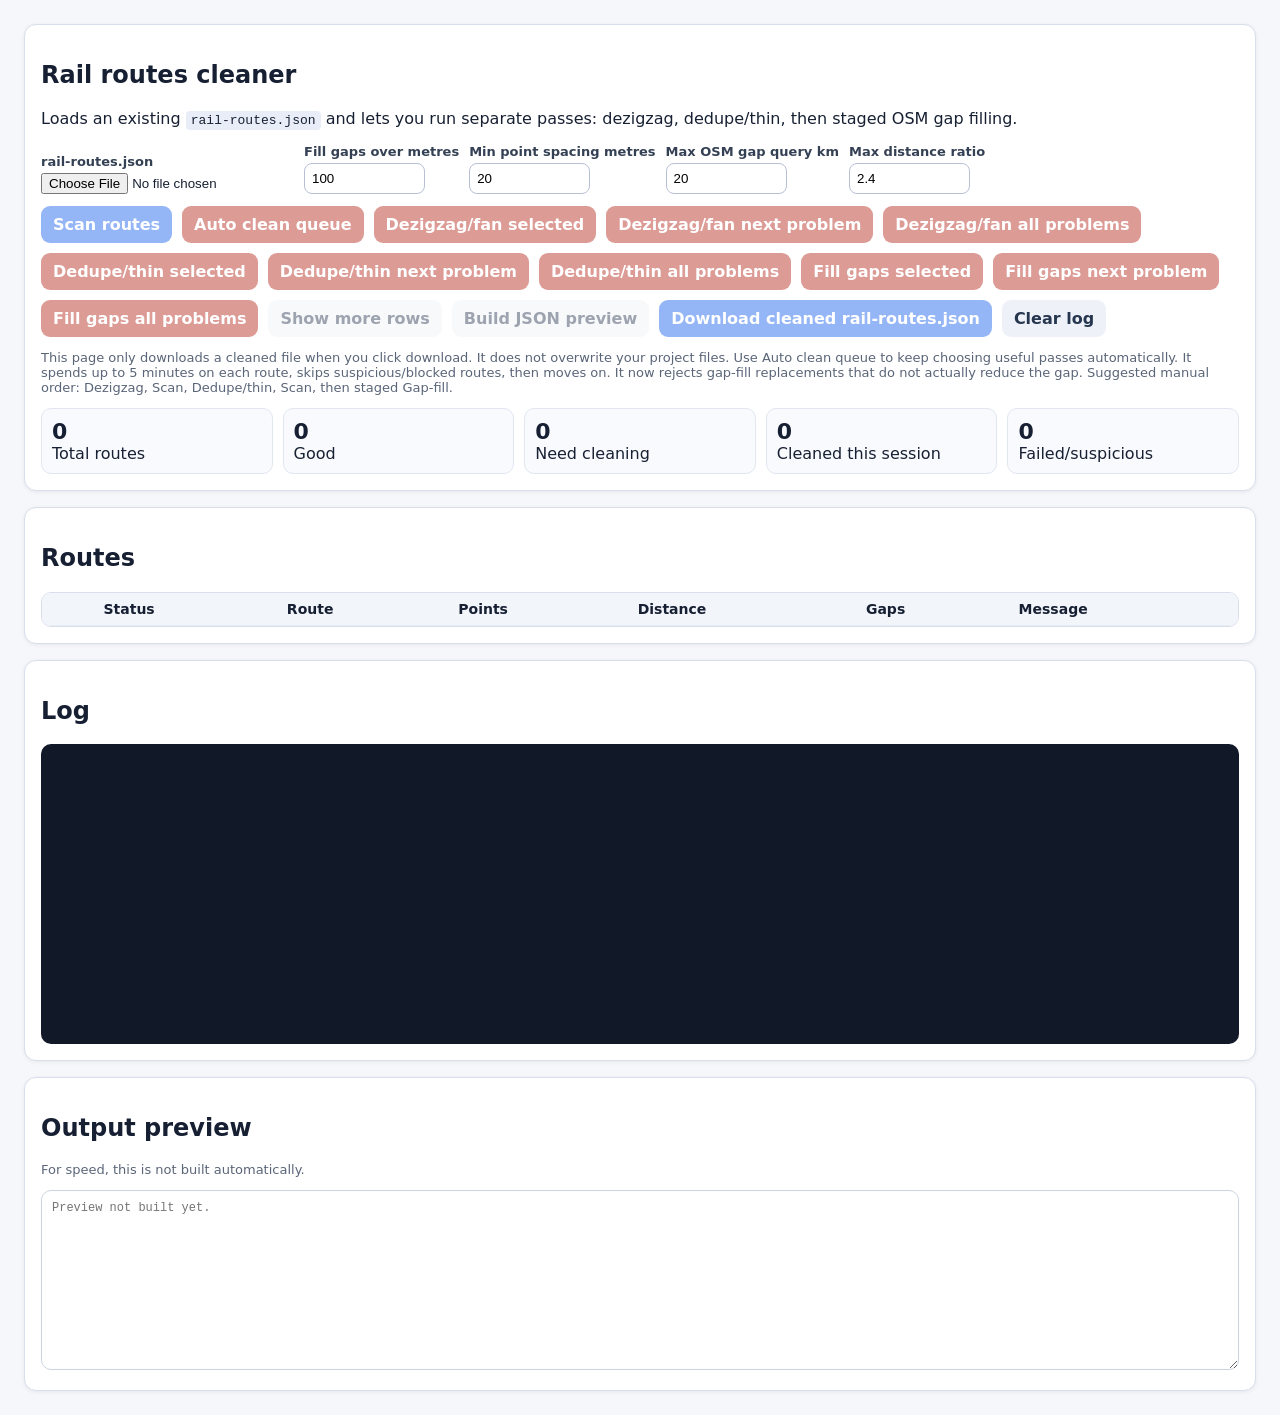
<file: scripts/clean-rail-routes.html>
<!doctype html>
<html lang="en">
<head>
<meta charset="utf-8">
<title>Rail routes cleaner</title>
<meta name="viewport" content="width=device-width, initial-scale=1">
<style>
body{font-family:system-ui,-apple-system,Segoe UI,sans-serif;background:#f5f7fb;color:#172033;margin:0;padding:24px}main{max-width:1500px;margin:auto;display:grid;gap:16px}.card{background:#fff;border:1px solid #d8deea;border-radius:12px;padding:16px;box-shadow:0 1px 4px #0001}.controls{display:flex;flex-wrap:wrap;gap:10px;align-items:end}.control{display:flex;flex-direction:column;gap:4px}label{font-size:13px;font-weight:700;color:#344054}input[type=number]{width:105px;padding:7px;border:1px solid #b7c0d4;border-radius:8px}button{font:inherit;font-weight:700;border:0;border-radius:9px;padding:9px 12px;background:#155eef;color:white;cursor:pointer}button.secondary{background:#eef2f8;color:#27364f}button.warning{background:#b42318}button:disabled{opacity:.45;cursor:not-allowed}.stats{display:grid;grid-template-columns:repeat(auto-fit,minmax(140px,1fr));gap:10px;margin-top:12px}.stat{border:1px solid #e1e6f0;background:#f8fafd;border-radius:10px;padding:10px}.stat strong{display:block;font-size:22px}.small{font-size:13px;color:#5a6578}.route-list{overflow:auto;max-height:530px;border:1px solid #d8deea;border-radius:10px}table{border-collapse:collapse;width:100%;font-size:14px}th,td{border-bottom:1px solid #e8edf5;padding:8px 10px;vertical-align:top;text-align:left;white-space:nowrap}th{position:sticky;top:0;background:#f2f5fa;z-index:1}td.message{white-space:normal;min-width:420px}tr.good{background:#f0fdf4}tr.needs-clean,tr.cleaned,tr.partial{background:#fffbeb}tr.failed,tr.suspicious{background:#fff1f2}.pill{display:inline-block;padding:2px 7px;border-radius:999px;font-size:12px;font-weight:800;background:#dbe4f0}.pill.good{background:#bbf7d0}.pill.cleaned{background:#fde68a}.pill.needs-clean,.pill.partial{background:#fed7aa}.pill.failed,.pill.suspicious{background:#fecdd3}.log{height:280px;overflow:auto;background:#111827;color:#d1d5db;padding:10px;border-radius:10px;font-family:ui-monospace,SFMono-Regular,Consolas,monospace;font-size:12px;white-space:pre-wrap}textarea{width:100%;min-height:180px;box-sizing:border-box;border:1px solid #cbd5e1;border-radius:10px;padding:10px;font-family:ui-monospace,SFMono-Regular,Consolas,monospace;font-size:12px}code{background:#e8edf7;padding:2px 5px;border-radius:4px}.note{margin:8px 0;font-size:13px;color:#5c667a;font-weight:650}
</style>
</head>
<body>
<main>
<section class="card"><h1>Rail routes cleaner</h1><p>Loads an existing <code>rail-routes.json</code> and lets you run separate passes: dezigzag, dedupe/thin, then staged OSM gap filling.</p>
<div class="controls">
<div class="control"><label>rail-routes.json</label><input id="file" type="file" accept=".json,application/json"></div>
<div class="control"><label>Fill gaps over metres</label><input id="gap" type="number" min="20" max="2000" step="10" value="100"></div>
<div class="control"><label>Min point spacing metres</label><input id="spacing" type="number" min="5" max="200" step="5" value="20"></div>
<div class="control"><label>Max OSM gap query km</label><input id="maxGap" type="number" min="1" max="80" step="1" value="20"></div>
<div class="control"><label>Max distance ratio</label><input id="ratio" type="number" min="1.1" max="6" step="0.1" value="2.4"></div>
</div>
<div class="controls" style="margin-top:12px"><button id="scan" disabled>Scan routes</button><button id="autoNext" class="warning" disabled>Auto clean queue</button>
<button id="dezigSel" class="warning" disabled>Dezigzag/fan selected</button><button id="dezigNext" class="warning" disabled>Dezigzag/fan next problem</button><button id="dezigAll" class="warning" disabled>Dezigzag/fan all problems</button>
<button id="dedupeSel" class="warning" disabled>Dedupe/thin selected</button><button id="dedupeNext" class="warning" disabled>Dedupe/thin next problem</button><button id="dedupeAll" class="warning" disabled>Dedupe/thin all problems</button>
<button id="gapSel" class="warning" disabled>Fill gaps selected</button><button id="gapNext" class="warning" disabled>Fill gaps next problem</button><button id="gapAll" class="warning" disabled>Fill gaps all problems</button>
<button id="more" class="secondary" disabled>Show more rows</button><button id="preview" class="secondary" disabled>Build JSON preview</button><button id="download" disabled>Download cleaned rail-routes.json</button><button id="clear" class="secondary">Clear log</button></div>
<p class="small">This page only downloads a cleaned file when you click download. It does not overwrite your project files. Use Auto clean queue to keep choosing useful passes automatically. It spends up to 5 minutes on each route, skips suspicious/blocked routes, then moves on. It now rejects gap-fill replacements that do not actually reduce the gap. Suggested manual order: Dezigzag, Scan, Dedupe/thin, Scan, then staged Gap-fill.</p>
<div class="stats"><div class="stat"><strong id="stTotal">0</strong>Total routes</div><div class="stat"><strong id="stGood">0</strong>Good</div><div class="stat"><strong id="stProb">0</strong>Need cleaning</div><div class="stat"><strong id="stClean">0</strong>Cleaned this session</div><div class="stat"><strong id="stFail">0</strong>Failed/suspicious</div></div></section>
<section class="card"><h2>Routes</h2><div id="renderNote" class="note"></div><div class="route-list"><table><thead><tr><th></th><th>Status</th><th>Route</th><th>Points</th><th>Distance</th><th>Gaps</th><th>Message</th></tr></thead><tbody id="body"></tbody></table></div></section>
<section class="card"><h2>Log</h2><div id="log" class="log"></div></section>
<section class="card"><h2>Output preview</h2><p class="small">For speed, this is not built automatically.</p><textarea id="out" readonly placeholder="Preview not built yet."></textarea></section>
</main>
<script>
window.addEventListener("error", (event) => {
  const logEl = document.querySelector("#log");
  if (logEl) {
    logEl.textContent += `${new Date().toLocaleTimeString()}  JS error: ${event.message}
`;
  }
});

window.addEventListener("unhandledrejection", (event) => {
  const logEl = document.querySelector("#log");
  if (logEl) {
    const reason = event.reason && (event.reason.message || event.reason);
    logEl.textContent += `${new Date().toLocaleTimeString()}  Promise error: ${reason}
`;
  }
});

const OVERPASS_URLS=["https://overpass-api.de/api/interpreter","https://lz4.overpass-api.de/api/interpreter","https://overpass.kumi.systems/api/interpreter"];
const TIMEOUT=45000,RATE_WAIT=18000,SERVER_COOLDOWN=45000,BETWEEN=1200,MAX_GAP_QUERIES=120,FAN_BIN=120,BACKTRACK=80,SIDEWAYS=900,RENDER=140;
const $=s=>document.querySelector(s);const file=$('#file'),scanBtn=$('#scan'),autoNextBtn=$('#autoNext'),dezigSelBtn=$('#dezigSel'),dezigNextBtn=$('#dezigNext'),dezigAllBtn=$('#dezigAll'),dedupeSelBtn=$('#dedupeSel'),dedupeNextBtn=$('#dedupeNext'),dedupeAllBtn=$('#dedupeAll'),gapSelBtn=$('#gapSel'),gapNextBtn=$('#gapNext'),gapAllBtn=$('#gapAll'),moreBtn=$('#more'),previewBtn=$('#preview'),downloadBtn=$('#download'),clearBtn=$('#clear'),body=$('#body'),renderNote=$('#renderNote'),out=$('#out'),logEl=$('#log');
let saved={routes:[]},rows=[],visible=RENDER,cleaned=0,cooldown=new Map(),autoRunning=false,autoStopRequested=false;
file.onchange=load;scanBtn.onclick=scan;autoNextBtn.onclick=toggleAutoCleanQueue;
dezigSelBtn.onclick=()=>runPassRows(selectedRows(),'Dezigzag pass');dezigNextBtn.onclick=()=>runNextPass('Dezigzag pass');dezigAllBtn.onclick=()=>runPassRows(rows.filter(r=>problem(r.status)),'Dezigzag pass');
dedupeSelBtn.onclick=()=>runPassRows(selectedRows(),'Dedupe/thin pass');dedupeNextBtn.onclick=()=>runNextPass('Dedupe/thin pass');dedupeAllBtn.onclick=()=>runPassRows(rows.filter(r=>problem(r.status)),'Dedupe/thin pass');
gapSelBtn.onclick=()=>runPassRows(selectedRows(),'Gap-fill pass');gapNextBtn.onclick=()=>runNextPass('Gap-fill pass');gapAllBtn.onclick=()=>runPassRows(rows.filter(r=>problem(r.status)),'Gap-fill pass');
moreBtn.onclick=()=>{visible+=RENDER;render()};previewBtn.onclick=()=>out.value=JSON.stringify(saved,null,2);downloadBtn.onclick=download;clearBtn.onclick=()=>logEl.textContent='';
function routeKeyForAuto(row){
  return `${row.index}:${String(row.route&&row.route.from||'').trim()}→${String(row.route&&row.route.to||'').trim()}`;
}

function isAutoBlocked(row, skippedSet){
  if(!row)return true;
  const key=routeKeyForAuto(row);
  if(skippedSet&&skippedSet.has(key))return true;
  if(row.status==='suspicious')return true;
  if(row.route&&row.route.cleaner&&row.route.cleaner.autoBlocked)return true;
  return false;
}

function chooseBestPass(row){
  if(row.route&&row.route.cleaner&&row.route.cleaner.autoBlocked){
    return{pass:null,reason:row.route.cleaner.autoBlockedReason||'route is blocked for this auto run'};
  }
  if(row.route&&row.route.cleaner&&row.route.cleaner.lastNoProgressPass==='Gap-fill pass'&&row.status==='suspicious'){
    row.route.cleaner.autoBlocked=true;
    row.route.cleaner.autoBlockedReason='last gap-fill pass made no useful progress; skipping until settings change or route is regenerated';
    return{pass:null,reason:row.route.cleaner.autoBlockedReason};
  }

  const pts=norm(row.route.points);
  if(pts.length<2)return null;

  // Fast checks first.
  const fan=scoreFan(pts);
  const cheapFan=cheapFanCombScore(pts);
  const sig=routeGeometrySignature(pts);
  const fanAlreadyChecked=row.route.cleaner&&row.route.cleaner.fanCheckedSignature===sig;
  const likelyWorthDezigzag=!fanAlreadyChecked&&(cheapFan.possible||fan.needsCleanup&&(fan.backtrackEvents>=1||fan.diagonalJumps>=8||fan.ratio>2.0));

  // Only run the expensive comb/fan preview on the current auto route, never during Scan routes.
  if(likelyWorthDezigzag){
    const dz=dezigzagRoute(pts,true);
    const beforeGap=maxRouteGapMetres(pts);
    const dzGap=dz&&dz.length>=2?maxRouteGapMetres(dz):beforeGap;
    const dezigzagWouldRemove=dz&&dz.length>=2&&dz.length<pts.length&&dezigzagGapIsAcceptable(pts,dz);
    if(dezigzagWouldRemove)return{pass:'Dezigzag pass',reason:`dezigzag/fan cleanup would remove ${pts.length-dz.length} point(s); no new gap over 1 km`};
  }

  const thinned=thin(pts,spacingM());
  const thinWouldRemove=thinned&&thinned.length<pts.length&&maxRouteGapMetres(thinned)<=Math.max(maxRouteGapMetres(pts),gapM());
  if(thinWouldRemove)return{pass:'Dedupe/thin pass',reason:`dedupe/thin would remove ${pts.length-thinned.length} point(s)`};

  const gaps=findGaps(pts,gapM());
  if(gaps.length)return{pass:'Gap-fill pass',reason:`${gaps.length} gap(s) over ${gapM()} m; longest ${Math.round(Math.max(...gaps.map(g=>g.distanceMetres)))} m`};

  const d=pathDist(pts);
  const meta=metaRatio(row.route,d);
  if(meta!==null&&meta>ratioMax())return{pass:null,reason:`distance ratio ${meta.toFixed(1)}× is above max ${ratioMax()}×; needs manual review or regeneration`};

  const a=audit(row.route);
  if(a.status!=='good'){
    return{pass:null,reason:`problem status has no runnable pass under current settings. Audit: ${a.message}`};
  }

  return null;
}

async function autoCleanNext(){return autoCleanQueue()}


function setAutoButtonLabel(){
  if(autoNextBtn)autoNextBtn.textContent=autoRunning?'Stop auto clean':'Auto clean queue';
}

async function toggleAutoCleanQueue(){
  if(autoRunning){
    autoStopRequested=true;
    log('Auto clean queue stop requested. It will stop after the current pass finishes.');
    setAutoButtonLabel();
    return;
  }
  await autoCleanQueue();
}

async function autoCleanQueue(){
  autoRunning=true;
  autoStopRequested=false;
  setAutoButtonLabel();
  busy(true);
  autoNextBtn.disabled=false;

  try{
    let routeCounter=0;
    const skippedThisRun=new Set();

    while(!autoStopRequested){
      const row=rows.find(r=>problem(r.status)&&!isAutoBlocked(r,skippedThisRun));

      if(!row){
        log('Auto clean queue finished: no runnable problem routes left. Suspicious/blocked routes were skipped.');
        break;
      }

      routeCounter++;
      const routeStartedAt=Date.now();
      let routePasses=0;
      const currentKey=routeKeyForAuto(row);

      log(`Auto route ${routeCounter}: starting ${row.route.from} → ${row.route.to}. Max 5 minutes on this route.`);

      while(!autoStopRequested && problem(row.status)){
        const elapsed=Date.now()-routeStartedAt;

        if(elapsed>=5*60*1000){
          row.status='suspicious';
          row.route.cleaner=row.route.cleaner||{};
          row.route.cleaner.autoBlocked=true;
          row.route.cleaner.autoBlockedReason='auto clean spent 5 minutes on this route';
          skippedThisRun.add(currentKey);
          row.message=`Auto clean spent 5 minutes on this route and moved on. Last message: ${row.message||''}`;
          log(`Auto route timeout: ${row.route.from} → ${row.route.to} hit 5 minutes. Moving on.`);
          render();
          stats();
          break;
        }

        const choice=chooseBestPass(row);

        if(choice&&choice.pass){
          routePasses++;
          log(`Auto clean chose ${choice.pass} for ${row.route.from} → ${row.route.to}: ${choice.reason}. Route time ${Math.round(elapsed/1000)}s/300s.`);
          await runPassRows([row],choice.pass);
          await wait(250);
          continue;
        }

        if(choice&&!choice.pass){
          log(`Auto clean skipped ${row.route.from} → ${row.route.to}: ${choice.reason}.`);
          row.status='suspicious';
          row.route.cleaner=row.route.cleaner||{};
          row.route.cleaner.autoBlocked=true;
          row.route.cleaner.autoBlockedReason=choice.reason;
          skippedThisRun.add(currentKey);
          row.message=choice.reason;
          render();
          stats();
          break;
        }

        const a=audit(row.route);
        applyAudit(row,a);

        if(a.status==='good'){
          row.status='cleaned';
          row.message=`Already clean for current settings. ${a.message}`;
          log(`Auto route complete: ${row.route.from} → ${row.route.to} is clean for current settings after ${routePasses} pass(es).`);
          render();
          stats();
          break;
        }

        row.status='suspicious';
        row.route.cleaner=row.route.cleaner||{};
        row.route.cleaner.autoBlocked=true;
        row.route.cleaner.autoBlockedReason=`no runnable cleanup pass found: ${a.message}`;
        skippedThisRun.add(currentKey);
        row.message=`No runnable cleanup pass found under current settings. ${a.message}`;
        log(`Auto clean found no runnable pass for ${row.route.from} → ${row.route.to}. Audit says: ${a.message}`);
        render();
        stats();
        break;
      }

      await wait(350);
    }
  }finally{
    autoRunning=false;
    autoStopRequested=false;
    setAutoButtonLabel();
    busy(false);
    buttons();
    render();
  }
}

async function autoCleanNext(){return autoCleanQueue()}

function runNextPass(passName){const r=rows.find(x=>problem(x.status)); if(r) runPassRows([r],passName); else log('No problem route found.')}

async function load(e){const f=e.target.files&&e.target.files[0]; if(!f)return; try{saved=normaliseFile(JSON.parse(await f.text()));rows=saved.routes.map((route,index)=>makeRow(route,index));visible=RENDER;cleaned=0;out.value='';log(`Loaded ${rows.length} routes from ${f.name}.`);scanBtn.disabled=false;buttons();render()}catch(err){log(`Could not load file: ${err.message||err}`)}}
function normaliseFile(p){if(Array.isArray(p))return{routes:p}; if(p&&Array.isArray(p.routes))return p; if(p&&typeof p==='object')return{routes:Object.values(p).filter(r=>r&&Array.isArray(r.points))}; return{routes:[]}}
function makeRow(route,index){const pts=norm(route.points),d=pathDist(pts);return{index,route,status:'unscanned',issues:[],message:'',pointCount:pts.length,distanceMetres:d,gapCount:0,longestGapMetres:0}}
function scan(){for(const r of rows)applyAudit(r,audit(r.route));log(`Scanned ${rows.length} routes.`);render();buttons()}
const DEZIGZAG_MAX_NEW_GAP_METRES = 1000;

function countGapsOverLimit(pts,limit){
  return findGaps(pts,limit).length;
}

function dezigzagGapIsAcceptable(beforePts,afterPts){
  // Allow dezigzag/fan cleanup only if it does not create any extra gap over 1 km.
  // Existing large gaps are allowed to remain; the dezigzag pass just must not add new ones.
  const beforeLarge=countGapsOverLimit(beforePts,DEZIGZAG_MAX_NEW_GAP_METRES);
  const afterLarge=countGapsOverLimit(afterPts,DEZIGZAG_MAX_NEW_GAP_METRES);
  return afterLarge<=beforeLarge;
}

function routeGeometrySignature(pts){
  if(!pts||!pts.length)return 'empty';
  const first=pts[0],last=pts[pts.length-1],mid=pts[Math.floor(pts.length/2)];
  return `${pts.length}:${first[0].toFixed(5)},${first[1].toFixed(5)}:${mid[0].toFixed(5)},${mid[1].toFixed(5)}:${last[0].toFixed(5)},${last[1].toFixed(5)}:${Math.round(pathDist(pts))}:${Math.round(maxRouteGapMetres(pts))}`;
}

function cheapFanCombScore(pts){
  if(!pts||pts.length<8)return{possible:false,score:0,reversals:0,sideExcursions:0,sharpTurns:0};

  let reversals=0,sideExcursions=0,sharpTurns=0,score=0;
  const stride=pts.length>6000?2:1;

  for(let i=1;i<pts.length-2;i+=stride){
    const a=pts[i-1],b=pts[i],c=pts[i+1],d=pts[i+2];
    const ab=dist(a,b),bc=dist(b,c),cd=dist(c,d);
    if(ab<25||bc<25)continue;

    const bridge=dist(a,c);
    const saving=ab+bc-bridge;
    const off=distToSeg(b,a,c);
    const turn=angDiff(bearing(a,b),bearing(b,c));

    if(turn>130&&saving>80&&off>60){
      sharpTurns++;
      score+=3;
    }

    if(off>120&&saving>100&&bridge<DEZIGZAG_MAX_NEW_GAP_METRES){
      sideExcursions++;
      score+=4;
    }

    if(cd>25){
      const p1=proj(b,a,d),p2=proj(c,a,d);
      if((p1-p2)*dist(a,d)>120){
        reversals++;
        score+=5;
      }
    }
  }

  const possible=score>=6||sideExcursions>=1||reversals>=1||sharpTurns>=3;
  return{possible,score,reversals,sideExcursions,sharpTurns};
}

function audit(route){const pts=norm(route.points),d=pathDist(pts),gaps=findGaps(pts,gapM()),fan=scoreFan(pts),cheapFan=cheapFanCombScore(pts),meta=metaRatio(route,d),dense=countDense(pts,spacingM()),issues=[];const sig=routeGeometrySignature(pts);const fanAlreadyChecked=route.cleaner&&route.cleaner.fanCheckedSignature===sig;const likelyZigzag=(cheapFan.possible||fan.needsCleanup&&(fan.backtrackEvents>=2||fan.diagonalJumps>=10||fan.ratio>2.2))&&!fanAlreadyChecked;const denseIssue=dense>0;if(pts.length<2)issues.push('invalid');if(gaps.length)issues.push('gap');if(likelyZigzag)issues.push('zigzag');if(meta!==null&&meta>ratioMax())issues.push('distance');if(denseIssue)issues.push('dense');let status=issues.includes('invalid')?'failed':issues.length?'needs-clean':'good';let msg=[];if(gaps.length)msg.push(`${gaps.length} gap(s) over ${gapM()} m. Longest ${Math.round(Math.max(...gaps.map(g=>g.distanceMetres)))} m.`);if(likelyZigzag)msg.push(`Possible fan/zigzag detected by fast scan: score ${cheapFan.score}, ${cheapFan.sideExcursions} side excursions, ${cheapFan.reversals} reversals. Run Dezigzag/fan pass to confirm/fix.`);else if(fanAlreadyChecked)msg.push('Fan/zigzag checked for this exact geometry; no removable fan found.');else if(fan.needsCleanup)msg.push(`Zigzag diagnostics only: ${fan.backtrackEvents||0} backtracks, ${fan.diagonalJumps||0} diagonal jumps, ratio ${fan.ratio.toFixed(1)}×.`);if(meta!==null&&meta>ratioMax())msg.push(`Travelled distance ${meta.toFixed(1)}× saved distance metadata.`);if(denseIssue)msg.push(`${dense} dense point(s) under ${spacingM()} m spacing may need removing.`);if(!msg.length)msg.push('Looks usable.');return{status,issues,message:msg.join(' '),pointCount:pts.length,distanceMetres:d,gapCount:gaps.length,longestGapMetres:gaps.length?Math.max(...gaps.map(g=>g.distanceMetres)):0}}
function applyAudit(row,a){Object.assign(row,a)}
async function runPassRows(list,passName){
if(!list.length){log('Select one or more routes first.');return}
busy(true);out.value='';
try{
  for(let i=0;i<list.length;i++){
    const row=list[i];
    log(`${passName} ${i+1}/${list.length}: ${row.route.from} → ${row.route.to}`);
    let res;
    if(passName==='Dezigzag pass')res=runDezigzagPass(row.route);
    else if(passName==='Dedupe/thin pass')res=runDedupePass(row.route);
    else if(passName==='Gap-fill pass')res=await runGapFillPass(row.route);
    else throw new Error(`Unknown pass: ${passName}`);

    row.route.points=res.points;
    row.route.distanceMetres=Math.round(pathDist(res.points));
    row.route.cleanedAt=new Date().toISOString();
    row.route.cleaner={version:'rail-route-cleaner-v4-separate-passes',lastPass:passName,filledGapCount:res.filledGapCount||0,failedGapCount:res.failedGapCount||0,removedDensePoints:res.removedDensePoints||0,fanCleaned:!!res.fanCleaned};
    saved.routes[row.index]=row.route;

    const a=audit(row.route);
    applyAudit(row,a);

    const madeUsefulProgress=!!((res.filledGapCount||0)||(res.fanCleaned||false)||(res.removedDensePoints||0));
    row.route.cleaner.noProgressCount = madeUsefulProgress ? 0 : ((row.route.cleaner.noProgressCount||0)+1);
    row.route.cleaner.lastNoProgressPass = madeUsefulProgress ? '' : passName;

    if(a.status==='good'){
      row.status='cleaned';
      row.message=`${passName} complete. ${a.message}`;
    }else if(madeUsefulProgress){
      row.status='partial';
      row.message=`${passName} made changes. ${a.message}`;
    }else if(passName==='Gap-fill pass'){
      row.status='suspicious';
      row.route.cleaner.autoBlocked=true;
      row.route.cleaner.autoBlockedReason=`${passName} made no useful progress`;
      row.message=`${passName} made no useful progress. ${a.message} Try a lower threshold, a higher max query size, or regenerate this route.`;
    }else{
      row.status=a.status;
      row.message=`${passName} made no changes. ${a.message}`;
    }

    cleaned++;
    render();
    stats();
    await wait(250);
  }
}finally{
  busy(false);
  render();
  buttons();
}
}

async function cleanRows(list){return runPassRows(list,'Gap-fill pass')}

function runDezigzagPass(route){
let pts=dedupe(norm(route.points),2);
const before=pts.length;
const beforeDist=pathDist(pts);
const beforeMaxGap=maxRouteGapMetres(pts);
log(`Start dezigzag/combfan: ${before} points, ${fmt(beforeDist)} routed, longest gap ${Math.round(beforeMaxGap)} m.`);

const dezigzagged=dezigzagRoute(pts);
let fanCleaned=false;

if(dezigzagged&&dezigzagged.length>=2&&dezigzagged.length<pts.length){
  const candidateMaxGap=maxRouteGapMetres(dezigzagged);
  if(!dezigzagGapIsAcceptable(norm(route.points),dezigzagged)){
    const beforeLarge=countGapsOverLimit(norm(route.points),DEZIGZAG_MAX_NEW_GAP_METRES);
    const afterLarge=countGapsOverLimit(dezigzagged,DEZIGZAG_MAX_NEW_GAP_METRES);
    log(`Dezigzag rejected: it would create a new gap over 1 km. Gaps over 1 km would change from ${beforeLarge} to ${afterLarge}.`);
  }else{
    pts=dezigzagged;
    fanCleaned=true;
    route.cleaner=route.cleaner||{};
    delete route.cleaner.fanCheckedSignature;
    log(`Dezigzag/combfan result: ${before} points → ${pts.length} points.`);
  }
}else{
  route.cleaner=route.cleaner||{};
  route.cleaner.fanCheckedSignature=routeGeometrySignature(pts);
  log('Dezigzag/combfan result: no obvious spike/backtrack or comb/fan points removed. Marked this exact geometry as fan-checked.');
}

const afterDist=pathDist(pts);
const afterMaxGap=maxRouteGapMetres(pts);
log(`Dezigzag/combfan summary: removed ${before-pts.length} point(s), final ${pts.length} points, ${fmt(afterDist)} routed, longest gap ${Math.round(afterMaxGap)} m.`);

return{points:pts,filledGapCount:0,failedGapCount:0,removedDensePoints:before-pts.length,fanCleaned}
}

function runDedupePass(route){
let pts=dedupe(norm(route.points),2);
const before=pts.length;
const beforeDist=pathDist(pts);
const beforeMaxGap=maxRouteGapMetres(pts);
log(`Start dedupe/thin: ${before} points, ${fmt(beforeDist)} routed, longest gap ${Math.round(beforeMaxGap)} m, spacing target ${spacingM()} m.`);

const thinned=thin(pts,spacingM());
let skipped=false;

if(maxRouteGapMetres(thinned)<=Math.max(beforeMaxGap,gapM())){
  pts=dedupe(thinned,2);
}else{
  skipped=true;
  log(`Dedupe/thin skipped: it would increase longest gap from ${Math.round(beforeMaxGap)} m to ${Math.round(maxRouteGapMetres(thinned))} m.`);
}

const removed=before-pts.length;
if(!skipped){
  if(removed>0)log(`Dedupe/thin result: removed ${removed} point(s).`);
  else log('Dedupe/thin result: no dense points removed.');
}

const afterDist=pathDist(pts);
const afterMaxGap=maxRouteGapMetres(pts);
log(`Dedupe/thin summary: removed ${removed} point(s), final ${pts.length} points, ${fmt(afterDist)} routed, longest gap ${Math.round(afterMaxGap)} m.`);

return{points:pts,filledGapCount:0,failedGapCount:0,removedDensePoints:removed,fanCleaned:false}
}

async function runGapFillPass(route){
let pts=dedupe(norm(route.points),2);
const originalPointCount=pts.length;
const originalMaxGap=maxRouteGapMetres(pts);
const originalDistance=pathDist(pts);
log(`Start gap-fill: ${originalPointCount} points, ${fmt(originalDistance)} routed, longest gap ${Math.round(originalMaxGap)} m, threshold ${gapM()} m.`);

const allGaps=findGaps(pts,gapM());
const gaps=allGaps.slice(0,MAX_GAP_QUERIES);
const repl=new Map();
let filled=0,failed=0,skippedTooLarge=0;

if(allGaps.length===0){
  log(`Gap scan: 0 gaps over ${gapM()} m.`);
}else{
  const longest=Math.max(...allGaps.map(g=>g.distanceMetres));
  log(`Gap scan: ${allGaps.length} gap(s) over ${gapM()} m. Longest ${Math.round(longest)} m. Querying up to ${gaps.length}.`);
}

for(let i=0;i<gaps.length;i++){
  const g=gaps[i];

  if(g.distanceMetres>maxGapM()){
    log(`Skipping gap ${i+1}/${gaps.length}: ${fmt(g.distanceMetres)} is above max query size ${fmt(maxGapM())}.`);
    failed++;
    skippedTooLarge++;
    continue;
  }

  log(`Filling gap ${i+1}/${gaps.length}: ${fmt(g.distanceMetres)} between point ${g.index-1} and ${g.index}.`);
  const seg=await fetchGap(g.from,g.to);

  if(seg&&seg.length>=2){
    repl.set(g.index,seg);
    filled++;
    log(`Gap ${i+1}/${gaps.length} filled with ${seg.length} OSM rail points.`);
  }else{
    failed++;
    log(`Gap ${i+1}/${gaps.length} failed: no usable OSM geometry returned.`);
  }

  await wait(BETWEEN);
}

if(repl.size){
  pts=stitch(pts,repl);
  log(`Stitched ${repl.size} gap replacement(s) into route.`);
}

const beforeFinalDedupe=pts.length;
pts=dedupe(pts,2);
const removed=beforeFinalDedupe-pts.length;

const remainingGaps=findGaps(pts,gapM());
const finalMaxGap=maxRouteGapMetres(pts);
const finalDistance=pathDist(pts);

if(remainingGaps.length){
  log(`Gap-fill result: PARTIAL. ${remainingGaps.length} gap(s) still over ${gapM()} m. Longest ${Math.round(Math.max(...remainingGaps.map(g=>g.distanceMetres)))} m.`);
}else{
  log('Gap-fill result: no remaining gaps over selected threshold.');
}

log(`Gap-fill summary: filled ${filled}, failed ${failed}, skipped-too-large ${skippedTooLarge}, removed ${removed} duplicate point(s), final ${pts.length} points, ${fmt(finalDistance)} routed, longest gap ${Math.round(finalMaxGap)} m.`);

return{points:pts,filledGapCount:filled,failedGapCount:failed,removedDensePoints:removed,fanCleaned:false}
}
async function fetchGap(start,end){const query=overpassQuery(start,end);for(const url of await availableServers()){try{const c=new AbortController();const t=setTimeout(()=>c.abort(),TIMEOUT);const r=await fetch(url,{method:'POST',headers:{'Content-Type':'text/plain;charset=UTF-8'},body:query,signal:c.signal});clearTimeout(t);if(r.status===429){cooldown.set(url,Date.now()+SERVER_COOLDOWN);log(`Overpass rate limit on ${short(url)}. Cooling down.`);await wait(RATE_WAIT);continue}if([502,503,504].includes(r.status)){log(`Overpass busy on ${short(url)} (${r.status}). Trying another server.`);await wait(2500);continue}if(!r.ok)throw new Error(`Overpass ${r.status}`);const pts=extractRail(await r.json(),start,end);if(pts.length>=2)return pts}catch(e){log(`Overpass failed on ${short(url)}: ${e.message||e}`);await wait(1500)}}return null}
function overpassQuery(start,end){const b=bbox(start,end);return `[out:json][timeout:35];\n(\n  way["railway"~"^(rail|subway|light_rail|tram|narrow_gauge)$"]["service"!~"^(yard|siding|spur|crossover)$"](${b.s.toFixed(6)},${b.w.toFixed(6)},${b.n.toFixed(6)},${b.e.toFixed(6)});\n);\nout geom;`}
function bbox(start,end){const d=dist(start,end),buf=Math.min(2200,Math.max(400,d*.10)),mid=(start[0]+end[0])/2,lat=buf/111320,lng=buf/(111320*Math.max(.2,Math.cos(rad(mid))));return{s:Math.min(start[0],end[0])-lat,n:Math.max(start[0],end[0])+lat,w:Math.min(start[1],end[1])-lng,e:Math.max(start[1],end[1])+lng}}
function extractRail(data,start,end){const elements=Array.isArray(data.elements)?data.elements:[],cand=[],width=Math.min(1800,Math.max(250,dist(start,end)*.08));for(const el of elements){if(!Array.isArray(el.geometry))continue;for(const gp of el.geometry){const p=[Number(gp.lat),Number(gp.lon)];if(!Number.isFinite(p[0])||!Number.isFinite(p[1]))continue;const pr=proj(p,start,end),di=distToSeg(p,start,end);if(pr>=-.1&&pr<=1.1&&di<=width)cand.push({point:p,projection:pr,distance:di})}}if(cand.length<2)return[];cand.sort((a,b)=>Math.abs(a.projection-b.projection)>.002?a.projection-b.projection:a.distance-b.distance);const raw=cand.map(c=>c.point);const cleaned=cleanSegmentFan(raw,start,end,[start,end]);const chosen=cleaned&&cleaned.length>=2?cleaned:raw;if(!chosen||chosen.length<2)return[];if(dist(start,chosen[0])>width*2.2||dist(end,chosen[chosen.length-1])>width*2.2)return[];const originalGap=dist(start,end),chosenGap=maxRouteGapMetres(chosen),rawGap=maxRouteGapMetres(raw);if(chosenGap>=originalGap*.95){log(`Rejected OSM segment: it did not improve the gap. Original ${Math.round(originalGap)} m, candidate internal gap ${Math.round(chosenGap)} m.`);return[]}if(chosenGap>gapM()&&chosenGap>=originalGap*.75){log(`Rejected OSM segment: internal gap still too large. Original ${Math.round(originalGap)} m, candidate internal gap ${Math.round(chosenGap)} m, current threshold ${gapM()} m.`);return[]}log(`OSM candidate segment accepted: ${chosen.length} point(s), longest internal gap ${Math.round(chosenGap)} m. Original gap was ${Math.round(originalGap)} m.`);return chosen}
function stitch(pts,repl){const out=[];for(let i=0;i<pts.length;i++){if(i===0){out.push(pts[i]);continue}append(out,repl.has(i)?repl.get(i):[pts[i]])}return out}
function cleanWholeFan(pts){return pts}
function removeCombFanExcursions(pts,quiet=false){
  if(!pts||pts.length<12)return pts;

  const maxBridge=DEZIGZAG_MAX_NEW_GAP_METRES;
  const minSaving=140;
  const minOffLine=90;

  let current=pts;
  let totalRemoved=0;

  // Run a few passes because removing one fan often exposes the next one.
  for(let pass=0;pass<(current.length>3000?2:4);pass++){
    let changed=false;
    const out=[];
    let i=0;

    while(i<current.length){
      let best=null;

      // Look ahead for a short-to-medium excursion that can be bridged cleanly.
      // This targets rail "comb" artefacts where the route repeatedly jumps away
      // from the forward corridor and back again.
      for(let j=Math.min(current.length-1,i+(current.length>3000?14:24));j>=i+3;j--){
        const start=current[i],end=current[j];
        const bridge=dist(start,end);
        if(bridge<50||bridge>maxBridge)continue;

        let path=0,maxOff=0,backtracks=0,zigTurns=0,lastProj=null,lastBearing=null;

        for(let k=i+1;k<=j;k++){
          path+=dist(current[k-1],current[k]);
          const p=current[k];
          maxOff=Math.max(maxOff,distToSeg(p,start,end));

          const pr=proj(p,start,end);
          if(lastProj!==null&&((lastProj-pr)*bridge)>Math.max(80,gapM()*0.5))backtracks++;
          lastProj=Math.max(lastProj??pr,pr);

          const b=bearing(current[k-1],current[k]);
          if(lastBearing!==null&&angDiff(lastBearing,b)>135)zigTurns++;
          lastBearing=b;
        }

        const saving=path-bridge;
        const ratio=path/Math.max(1,bridge);
        const looksLikeComb=(saving>minSaving&&maxOff>minOffLine&&(backtracks>=1||zigTurns>=1||ratio>1.45));

        if(looksLikeComb){
          const removed=j-i-1;
          const score=saving+(maxOff*0.7)+(backtracks*500)+(zigTurns*120);
          if(!best||score>best.score)best={j,removed,bridge,path,saving,maxOff,score};
        }
      }

      if(best&&best.removed>0){
        out.push(current[i]);
        out.push(current[best.j]);
        totalRemoved+=best.removed;
        changed=true;
        i=best.j+1;
      }else{
        out.push(current[i]);
        i++;
      }
    }

    current=dedupe(out,2);
    if(!changed)break;
  }

  if(totalRemoved>0&&!quiet)log(`Removed ${totalRemoved} comb/fan zigzag point(s).`);
  return current;
}

function dezigzagRoute(pts,quiet=false){if(!pts||pts.length<5)return pts;pts=removeCombFanExcursions(pts,quiet);const maxBridge=Math.max(maxGapM(),gapM()*3);const out=[pts[0]];let removed=0;for(let i=1;i<pts.length-1;i++){const prev=out[out.length-1],cur=pts[i],next=pts[i+1];const a=dist(prev,cur),b=dist(cur,next),bridge=dist(prev,next);if(a<2)continue;const saving=a+b-bridge;const bearingIn=bearing(prev,cur),bearingOut=bearing(cur,next),turn=angDiff(bearingIn,bearingOut);const curOffLine=distToSeg(cur,prev,next);const backwards=progressBackwards(prev,cur,next);const obviousSpike=turn>150&&saving>150&&curOffLine>120&&bridge<=maxBridge;const sidewaysSpike=curOffLine>500&&saving>300&&bridge<=maxBridge;const tinyLoop=backwards&&saving>150&&bridge<=maxBridge;if(obviousSpike||sidewaysSpike||tinyLoop){removed++;continue}out.push(cur)}out.push(pts[pts.length-1]);if(removed>0&&!quiet)log(`Removed ${removed} obvious spike/backtrack point(s).`);return out}
function cleanSegmentFan(pts,start,end,anchor=[start,end]){if(!pts||pts.length<4)return pts;const length=dist(start,end);if(length<250)return pts;const ann=pts.map((p,i)=>{const pr=proj(p,start,end);return{point:p,i,projection:pr,distanceToAnchor:distToPolyline(p,anchor),distanceToDirect:distToSeg(p,start,end),bin:Math.round((pr*length)/FAN_BIN)}}).filter(c=>c.projection>=-.08&&c.projection<=1.08);if(ann.length<2)return pts;const bins=new Map();for(const c of ann){const ex=bins.get(c.bin);if(!ex||candScore(c)<candScore(ex))bins.set(c.bin,c)}const selected=Array.from(bins.values()).sort((a,b)=>a.projection-b.projection),clean=[];for(const c of selected){const prev=clean[clean.length-1];if(!prev){clean.push(c);continue}const back=Math.max(0,(prev.projection-c.projection)*length);if(back>BACKTRACK)continue;const jump=dist(prev.point,c.point),expected=Math.max(1,(c.projection-prev.projection)*length),side=Math.max(0,jump-expected);if(side>SIDEWAYS)continue;clean.push(c)}if(clean.length<2)return pts;let res=clean.map(c=>c.point);if(dist(start,res[0])>250)res.unshift(start);if(dist(end,res[res.length-1])>250)res.push(end);return res}
function candScore(c){return c.distanceToAnchor*3+c.distanceToDirect*.4+Math.abs(c.projection-Math.round(c.projection*100)/100)*20}
function anchorCorridor(pts){const a=[pts[0]];let since=0;for(let i=1;i<pts.length-1;i++){since+=dist(pts[i-1],pts[i]);if(since>=2000){a.push(pts[i]);since=0}}a.push(pts[pts.length-1]);return a}
function scoreFan(pts){if(!pts||pts.length<8)return{needsCleanup:false,score:0,ratio:1,backtrackEvents:0,diagonalJumps:0,sharpTurnEvents:0};const start=pts[0],end=pts[pts.length-1],direct=dist(start,end);if(direct<300)return{needsCleanup:false,score:0,ratio:1,backtrackEvents:0,diagonalJumps:0,sharpTurnEvents:0};const path=pathDist(pts),ratio=path/direct;let back=0,diag=0,sharp=0,prevProj=null,prevBear=null,axis=bearing(start,end);for(let i=1;i<pts.length;i++){const prev=pts[i-1],cur=pts[i],len=dist(prev,cur);if(len<80)continue;const pr=proj(cur,start,end);if(prevProj!==null){const backwards=(prevProj-pr)*direct;if(backwards>BACKTRACK)back++}prevProj=Math.max(prevProj??pr,pr);const b=bearing(prev,cur),ang=angDiff(b,axis);if(len>250&&ang>40&&ang<140)diag++;if(prevBear!==null&&angDiff(prevBear,b)>145&&len>250)sharp++;prevBear=b}const score=back*8+diag*5+sharp*2+Math.max(0,ratio-2.2)*8;const needsCleanup=back>=4||diag>=8||(sharp>=8&&ratio>1.8)||ratio>2.6;return{needsCleanup,score,ratio,backtrackEvents:back,diagonalJumps:diag,sharpTurnEvents:sharp}}
function maxRouteGapMetres(pts){let m=0;if(!Array.isArray(pts))return 0;for(let i=1;i<pts.length;i++)m=Math.max(m,dist(pts[i-1],pts[i]));return m}
function findGaps(pts,threshold){const gaps=[];for(let i=1;i<pts.length;i++){const d=dist(pts[i-1],pts[i]);if(d>threshold)gaps.push({index:i,from:pts[i-1],to:pts[i],distanceMetres:d})}return gaps}
function countDense(pts,min){let c=0;for(let i=1;i<pts.length-1;i++)if(dist(pts[i-1],pts[i])<min)c++;return c}
function thin(pts,min){if(!pts||pts.length<=2)return pts;const out=[pts[0]];let last=pts[0];for(let i=1;i<pts.length-1;i++){if(dist(last,pts[i])>=min){out.push(pts[i]);last=pts[i]}}append(out,[pts[pts.length-1]]);return out}
function metaRatio(route,calc){const saved=Number(route.distanceMetres);return Number.isFinite(saved)&&saved>0&&calc>0?calc/saved:null}
async function availableServers(){const now=Date.now(),avail=OVERPASS_URLS.filter(u=>(cooldown.get(u)||0)<=now);if(avail.length)return avail;const earliest=Math.min(...OVERPASS_URLS.map(u=>cooldown.get(u)||0)),ms=Math.max(2000,earliest-now);log(`All Overpass servers cooling down. Waiting ${Math.ceil(ms/1000)}s.`);await wait(ms);return OVERPASS_URLS}
function render(){body.innerHTML='';for(const row of rows.slice(0,visible)){const tr=document.createElement('tr');tr.className=row.status;tr.innerHTML=`<td><input class="route-checkbox" data-index="${row.index}" type="checkbox"></td><td><span class="pill ${escAttr(row.status)}">${esc(row.status)}</span></td><td><strong>${esc(row.route.from||'')} → ${esc(row.route.to||'')}</strong><br><span class="small">${esc(row.route.source||'')}</span></td><td>${row.pointCount}</td><td>${fmt(row.distanceMetres)}</td><td>${row.gapCount} gap(s)<br><span class="small">longest ${Math.round(row.longestGapMetres||0)} m</span></td><td class="message">${esc(row.message||'')}</td>`;body.appendChild(tr)}renderNote.textContent=rows.length?`Showing ${Math.min(visible,rows.length)} of ${rows.length} routes.`:'';moreBtn.disabled=visible>=rows.length;stats()}
function stats(){const total=rows.length,good=rows.filter(r=>r.status==='good'||r.status==='cleaned').length,prob=rows.filter(r=>problem(r.status)).length,fail=rows.filter(r=>r.status==='failed'||r.status==='suspicious').length;$('#stTotal').textContent=total;$('#stGood').textContent=good;$('#stProb').textContent=prob;$('#stClean').textContent=cleaned;$('#stFail').textContent=fail}
function buttons(){const has=rows.length>0,prob=rows.some(r=>problem(r.status));scanBtn.disabled=!has;autoNextBtn.disabled=autoRunning?false:!prob;dezigSelBtn.disabled=!has;dezigNextBtn.disabled=!prob;dezigAllBtn.disabled=!prob;dedupeSelBtn.disabled=!has;dedupeNextBtn.disabled=!prob;dedupeAllBtn.disabled=!prob;gapSelBtn.disabled=!has;gapNextBtn.disabled=!prob;gapAllBtn.disabled=!prob;previewBtn.disabled=!has;downloadBtn.disabled=!has}
function busy(v){scanBtn.disabled=v;autoNextBtn.disabled=false;dezigSelBtn.disabled=v;dezigNextBtn.disabled=v;dezigAllBtn.disabled=v;dedupeSelBtn.disabled=v;dedupeNextBtn.disabled=v;dedupeAllBtn.disabled=v;gapSelBtn.disabled=v;gapNextBtn.disabled=v;gapAllBtn.disabled=v;previewBtn.disabled=v;downloadBtn.disabled=v}
function selectedRows(){return Array.from(document.querySelectorAll('.route-checkbox:checked')).map(c=>Number(c.dataset.index)).map(i=>rows.find(r=>r.index===i)).filter(Boolean)}
function problem(s){return['needs-clean','partial','failed','suspicious'].includes(s)}
function download(){const blob=new Blob([JSON.stringify(saved,null,2)],{type:'application/json'});const a=document.createElement('a');a.href=URL.createObjectURL(blob);a.download='rail-routes.json';document.body.appendChild(a);a.click();a.remove();URL.revokeObjectURL(a.href)}
function norm(points){if(!Array.isArray(points))return[];return points.map(p=>Array.isArray(p)?[Number(p[0]),Number(p[1])]:p&&typeof p==='object'?[Number(p.lat),Number(p.lng??p.lon)]:[NaN,NaN]).filter(p=>Number.isFinite(p[0])&&Number.isFinite(p[1]))}
function dedupe(pts,min){const out=[];for(const p of pts){const prev=out[out.length-1];if(!prev||dist(prev,p)>=min)out.push(p)}return out}
function append(target,pts){for(const p of pts){const prev=target[target.length-1];if(!prev||dist(prev,p)>2)target.push(p)}}
function pathDist(pts){let t=0;for(let i=1;i<pts.length;i++)t+=dist(pts[i-1],pts[i]);return t}
function dist(a,b){const R=6371000,la1=rad(a[0]),la2=rad(b[0]),dLa=rad(b[0]-a[0]),dLo=rad(b[1]-a[1]),h=Math.sin(dLa/2)**2+Math.cos(la1)*Math.cos(la2)*Math.sin(dLo/2)**2;return 2*R*Math.asin(Math.sqrt(h))}
function distToPolyline(p,line){if(!line||line.length<2)return 0;let best=Infinity;for(let i=1;i<line.length;i++)best=Math.min(best,distToSeg(p,line[i-1],line[i]));return best}
function distToSeg(p,start,end){const pr=Math.max(0,Math.min(1,proj(p,start,end))),e=project(end,start),pl=project(p,start),cx=e.x*pr,cy=e.y*pr,dx=pl.x-cx,dy=pl.y-cy;return Math.sqrt(dx*dx+dy*dy)}
function proj(p,start,end){const pl=project(p,start),e=project(end,start),l=e.x*e.x+e.y*e.y;return l===0?0:(pl.x*e.x+pl.y*e.y)/l}
function project(p,o){const mLat=111320,mLng=111320*Math.max(.2,Math.cos(rad(o[0])));return{x:(p[1]-o[1])*mLng,y:(p[0]-o[0])*mLat}}
function bearing(a,b){const lat1=rad(a[0]),lat2=rad(b[0]),dl=rad(b[1]-a[1]),y=Math.sin(dl)*Math.cos(lat2),x=Math.cos(lat1)*Math.sin(lat2)-Math.sin(lat1)*Math.cos(lat2)*Math.cos(dl);return(Math.atan2(y,x)*180/Math.PI+360)%360}
function angleDiff(a,b){const d=Math.abs(a-b)%360;return d>180?360-d:d}
function angDiff(a,b){const d=Math.abs(a-b)%360;return d>180?360-d:d}
function rad(d){return d*Math.PI/180}function gapM(){return Number($('#gap').value)||100}function spacingM(){return Number($('#spacing').value)||20}function progressBackwards(prev,cur,next){const total=dist(prev,next);if(total<1)return false;const p=proj(cur,prev,next);return p<-0.05||p>1.05}
function maxGapM(){return(Number($('#maxGap').value)||20)*1000}function ratioMax(){return Number($('#ratio').value)||2.4}function fmt(m){return Number.isFinite(m)?m>=1000?`${(m/1000).toFixed(1)} km`:`${Math.round(m)} m`:'—'}function short(url){try{return new URL(url).hostname}catch{return url}}function esc(v){return String(v??'').replaceAll('&','&amp;').replaceAll('<','&lt;').replaceAll('>','&gt;').replaceAll('"','&quot;').replaceAll("'",'&#039;')}function escAttr(v){return esc(v).replaceAll('`','&#096;')}function log(m){logEl.textContent+=`${new Date().toLocaleTimeString()}  ${m}
`;logEl.scrollTop=logEl.scrollHeight}function wait(ms){return new Promise(r=>setTimeout(r,ms))}
</script>
</body>
</html>
</file>
